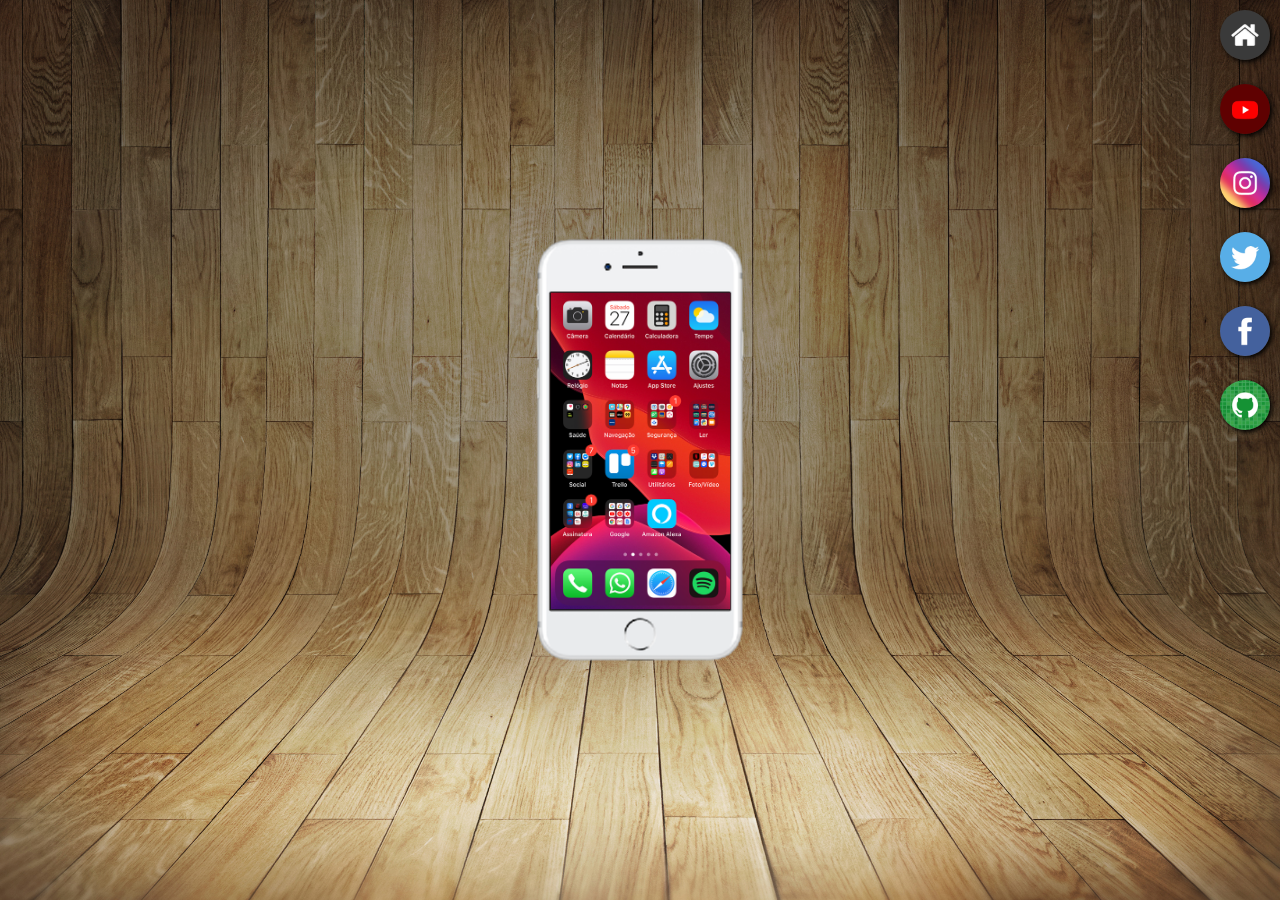
<file: index.html>
<!DOCTYPE html>
<html lang="pt-br">
<head>
    <meta charset="UTF-8">
    <meta http-equiv="X-UA-Compatible" content="IE=edge">
    <meta name="viewport" content="width=device-width, initial-scale=1.0">
    <title>Projeto Rede Sociais</title>
    <link rel="shortcut icon" href="favicon.ico" type="image/x-icon">
    <link rel="stylesheet" href="estilos/style.css">
</head>
<body>
    <main>
        <section id="telefone">
            <iframe src="home.html" frameborder="0" name="tela" id="tela"></iframe>
        </section>
        <section id="btnsociais">
        <a href="home.html" target="tela"><img src="imagens/logo-home.jpg" alt="Home"></a><br>
        <a href="youtube.html" target="tela"><img src="imagens/logo-youtube.jpg" alt="Youtube"></a><br>
        <a href="instagram.html" target="tela"><img src="imagens/logo-instagram.jpg" alt="Instagram"></a><br>
        <a href="twitter.html" target="tela"><img src="imagens/logo-twitter.jpg" alt="Twitter"></a><br>
        <a href="facebook.html" target="tela"><img src="imagens/logo-facebook.jpg" alt="Facebook"></a><br>
        <a href="github.html" target="tela"><img src="imagens/logo-github.jpg" alt="GitHub"></a><br>
        </section>
    </main>
</body>
</html>
</file>
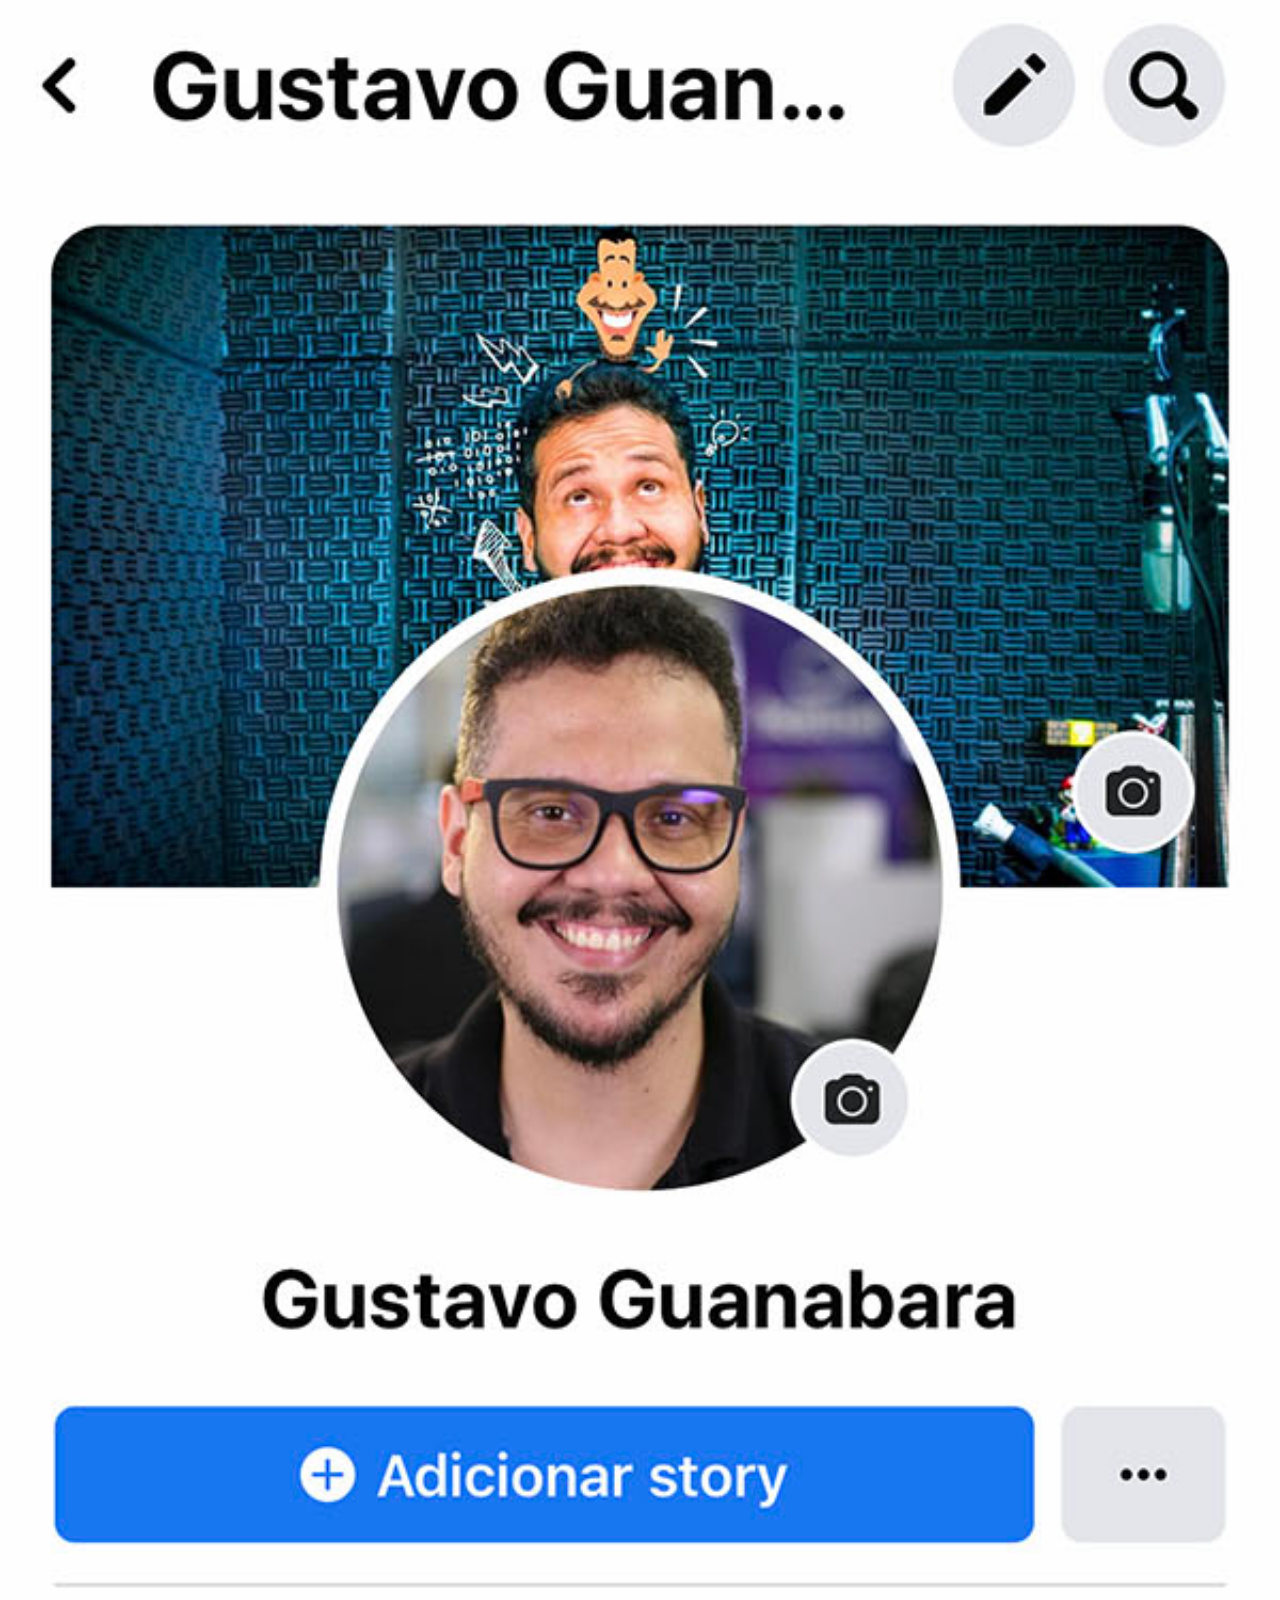
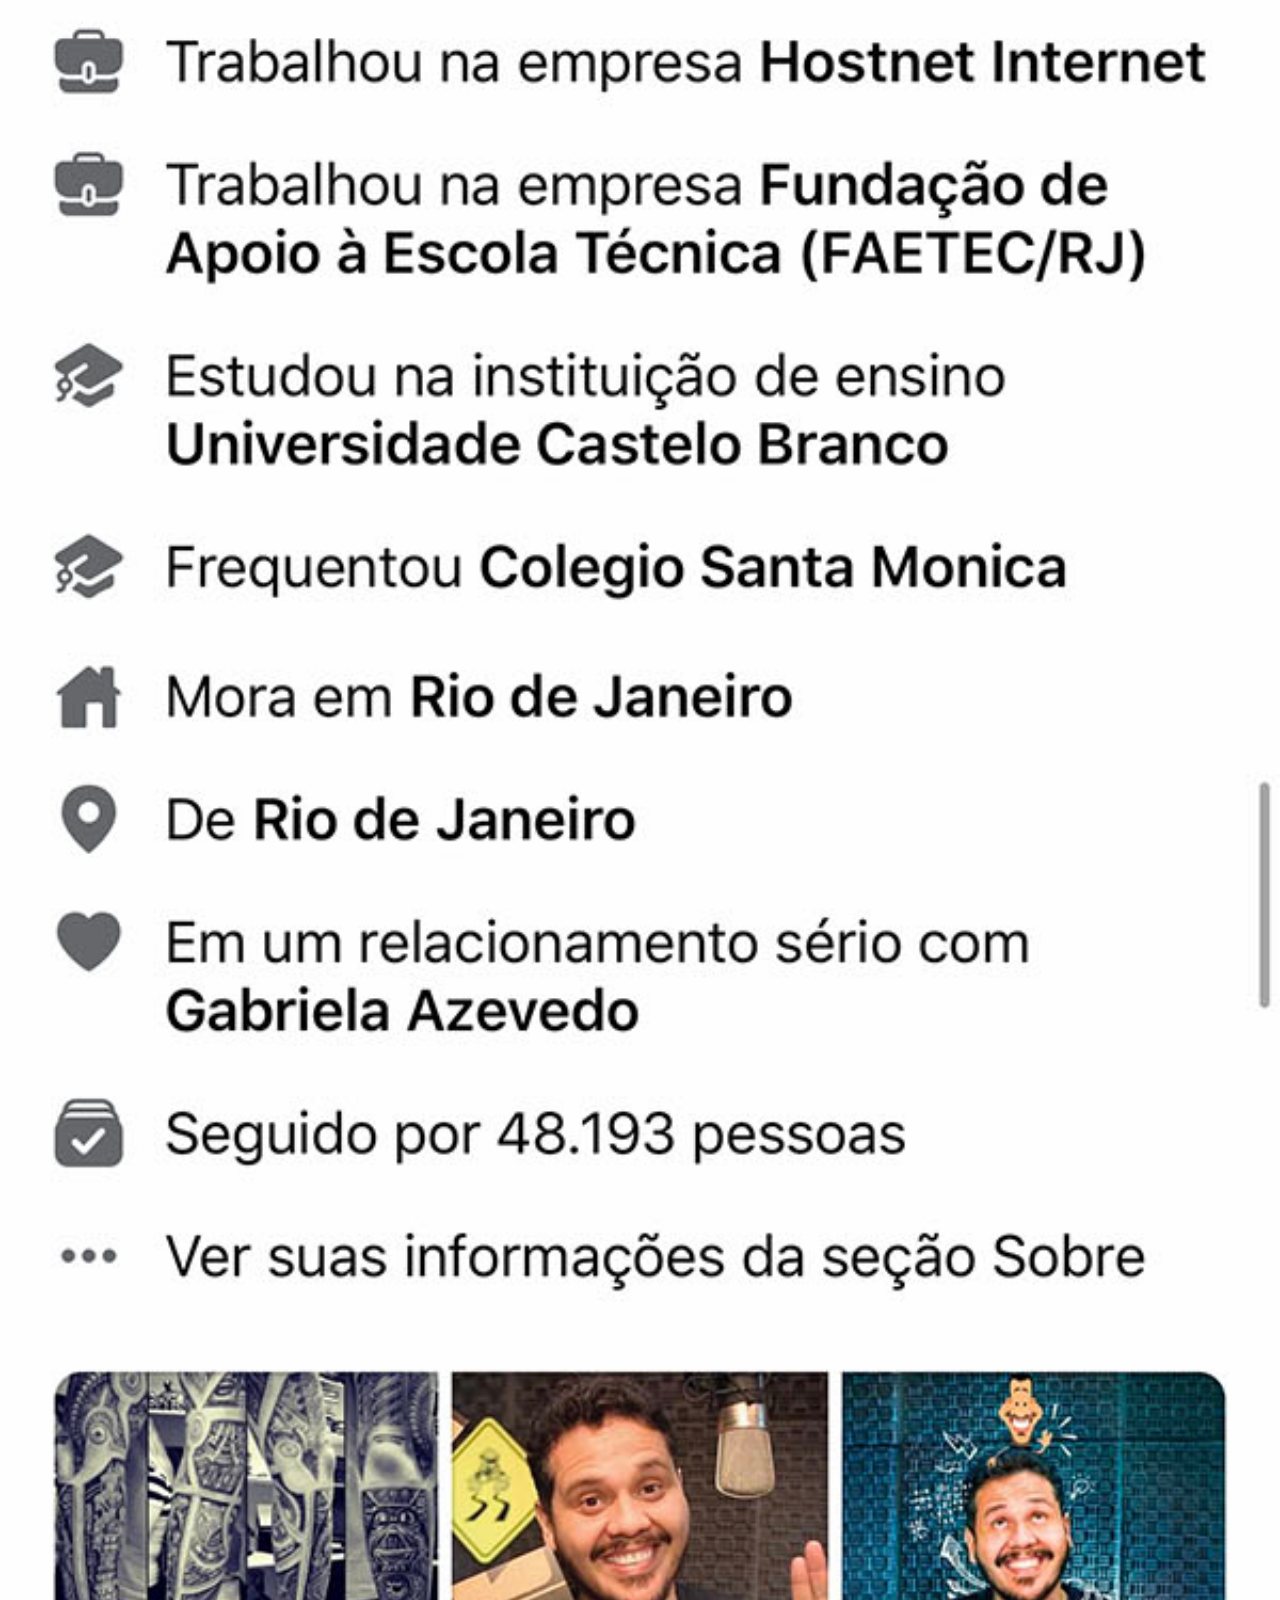
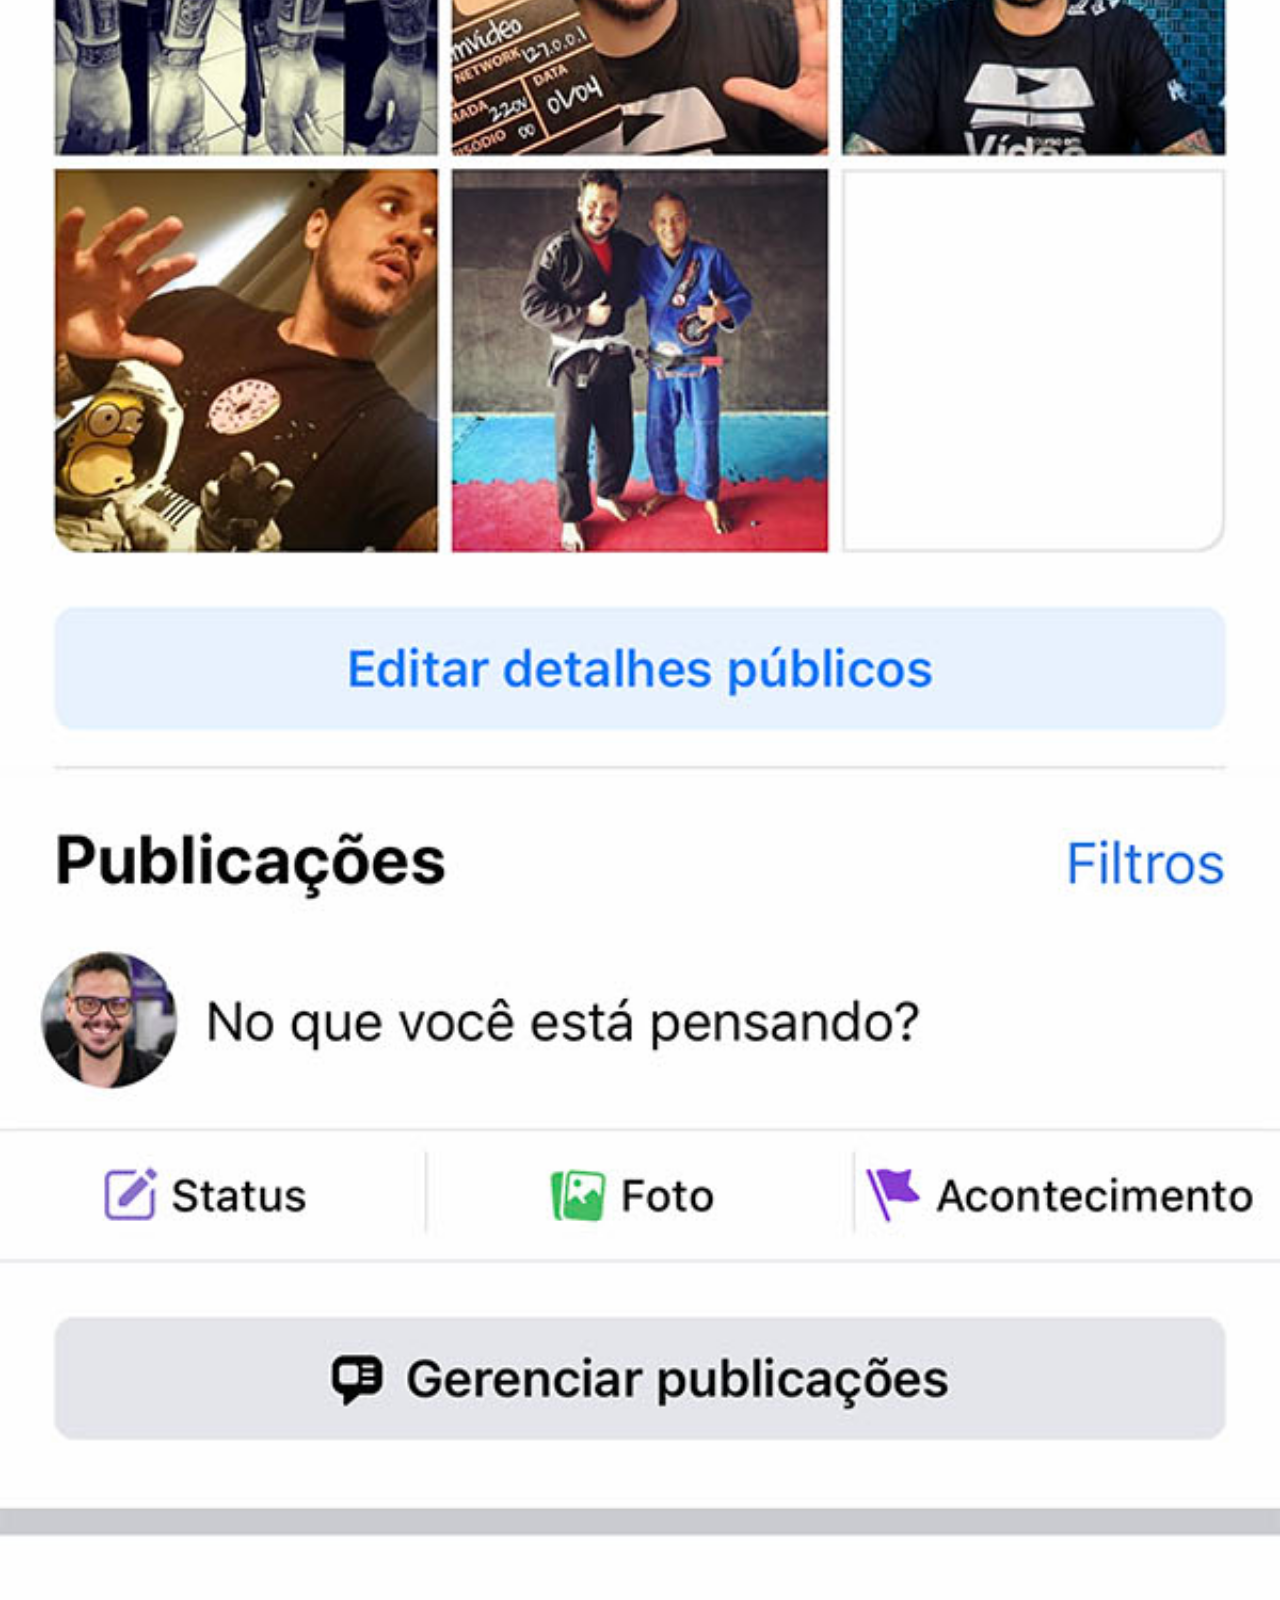
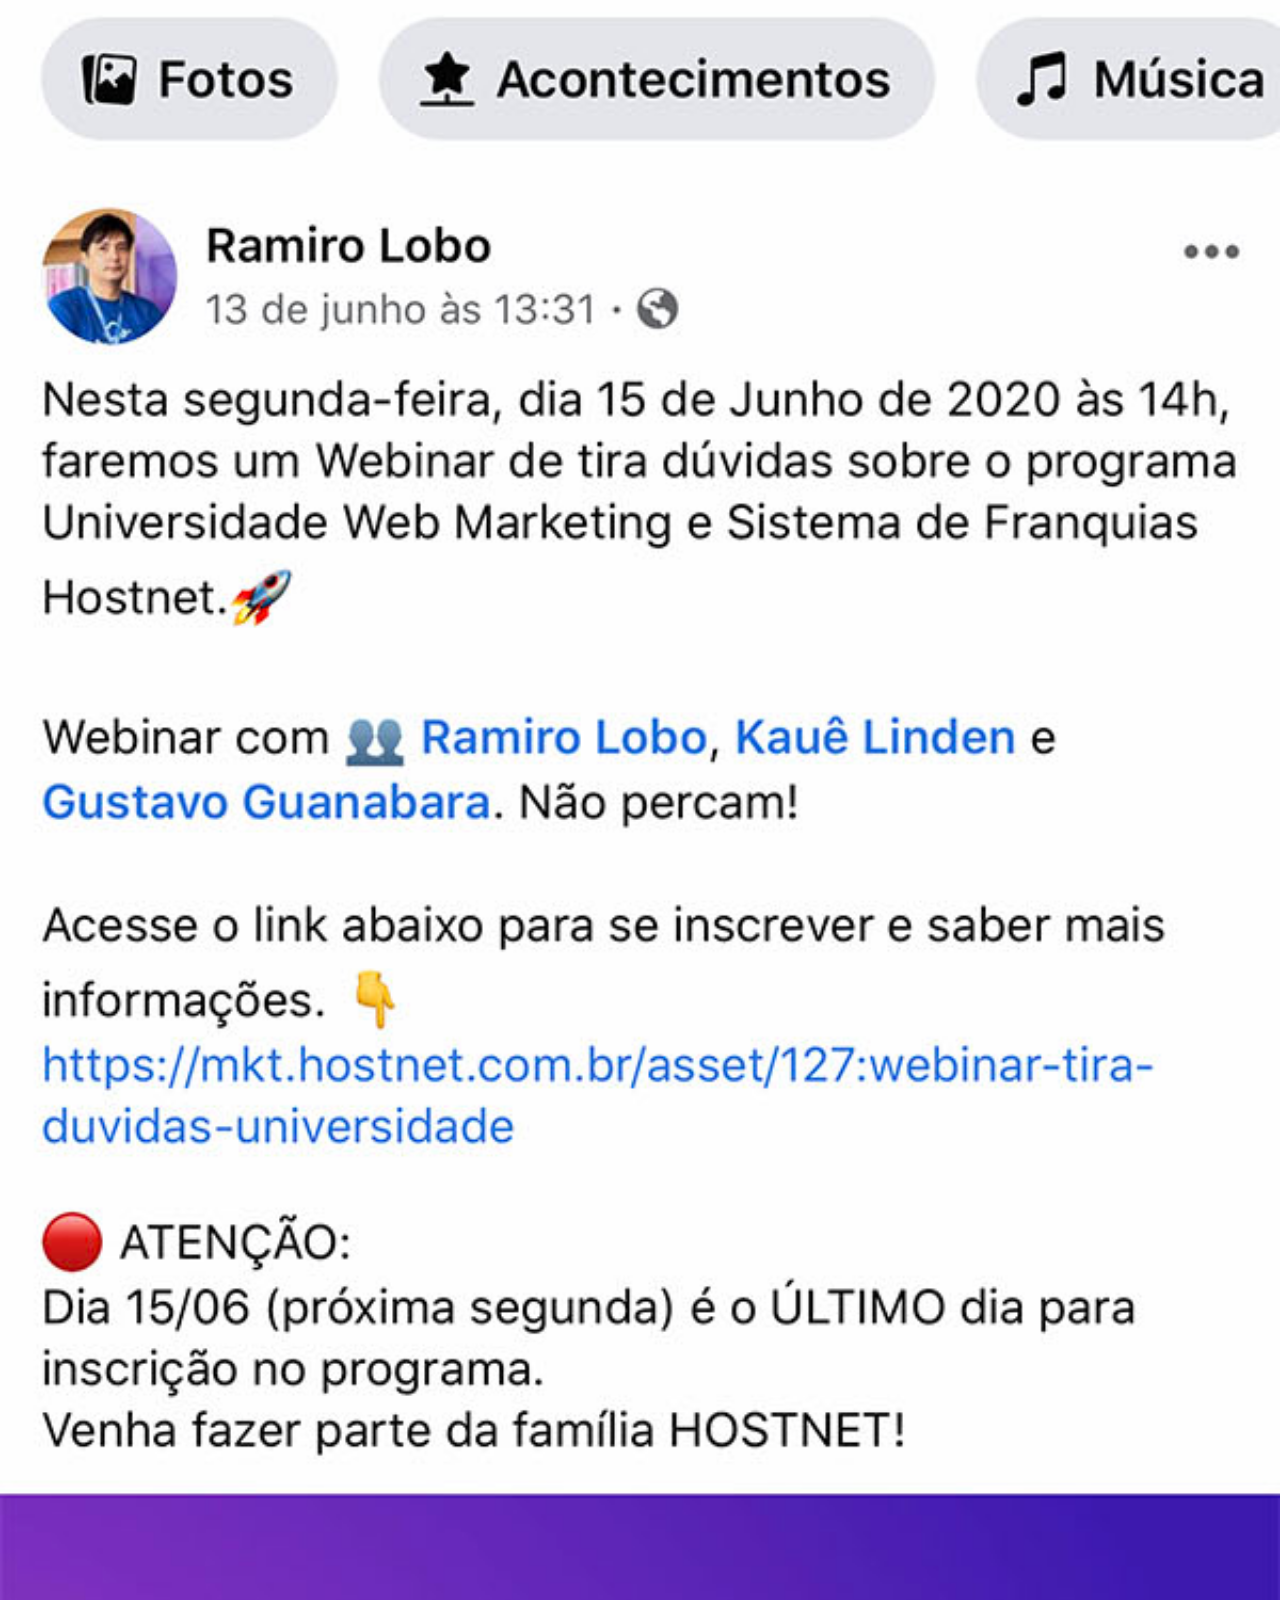
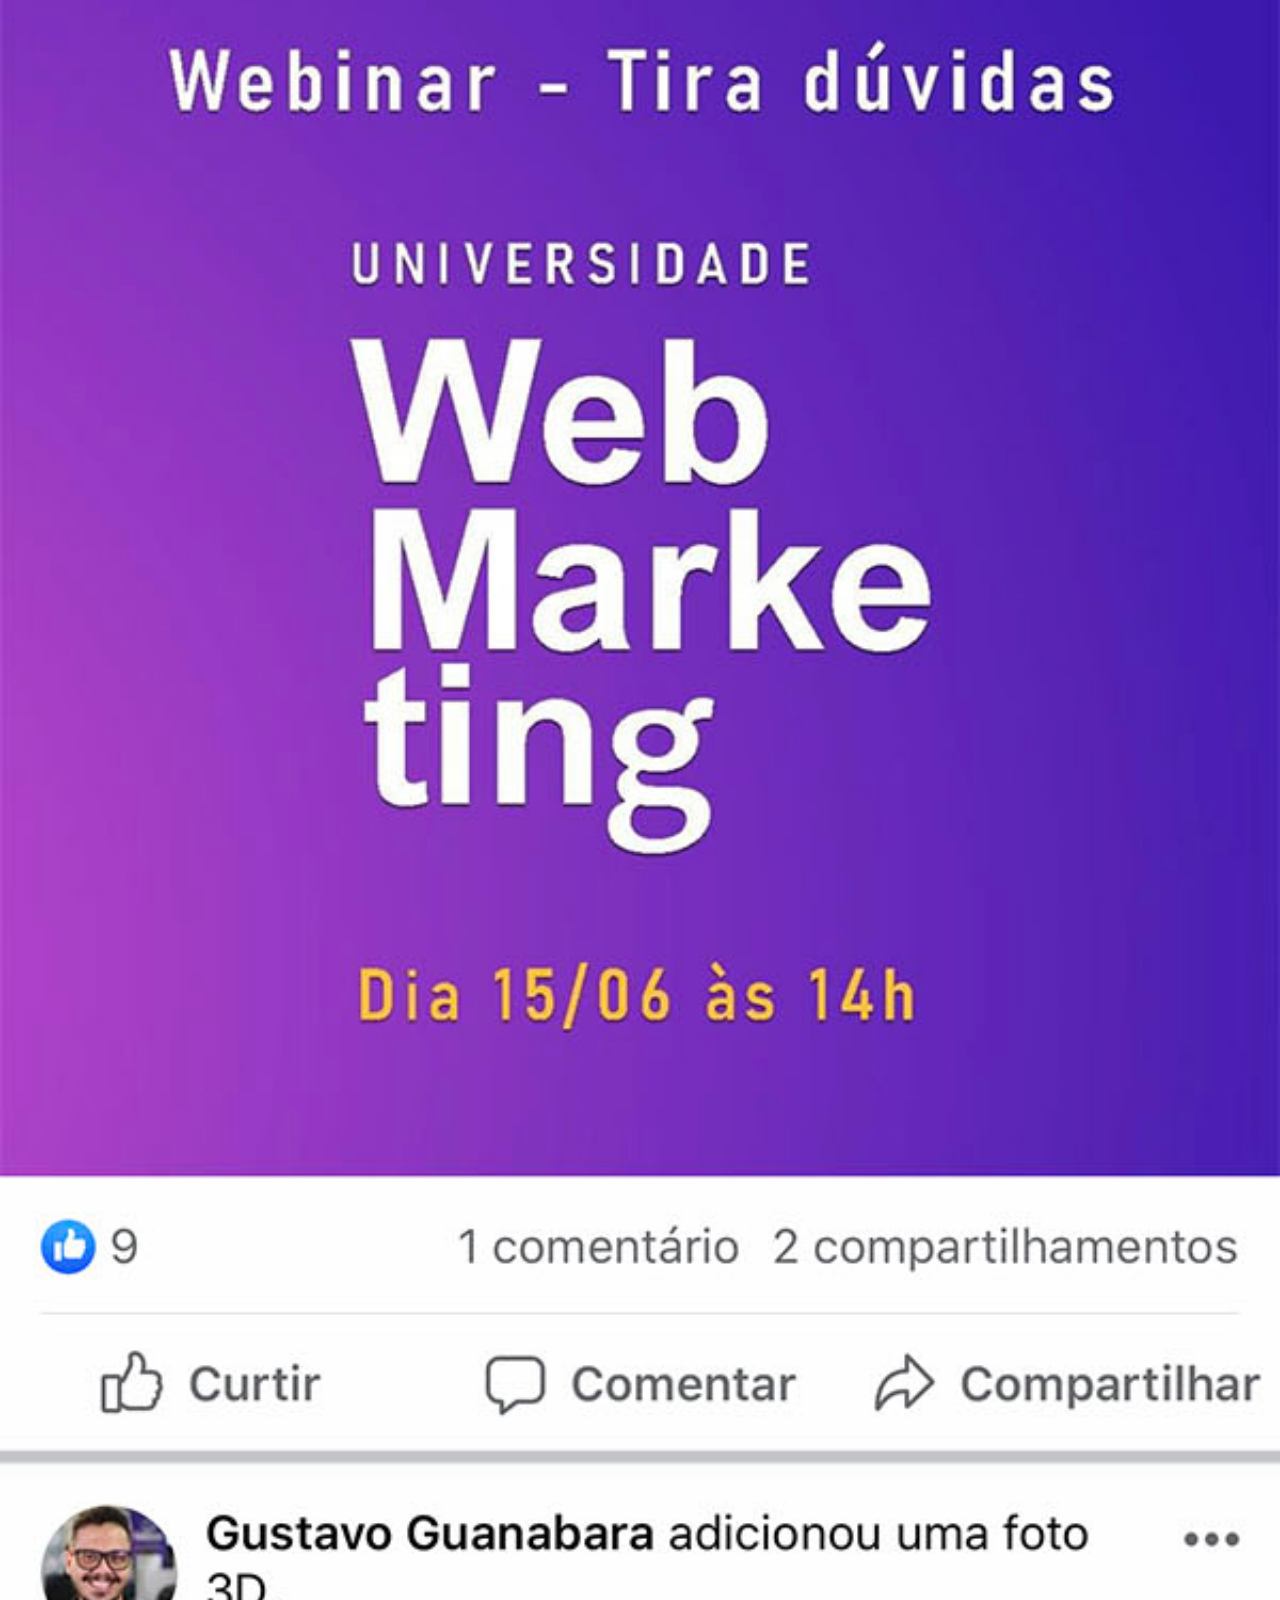
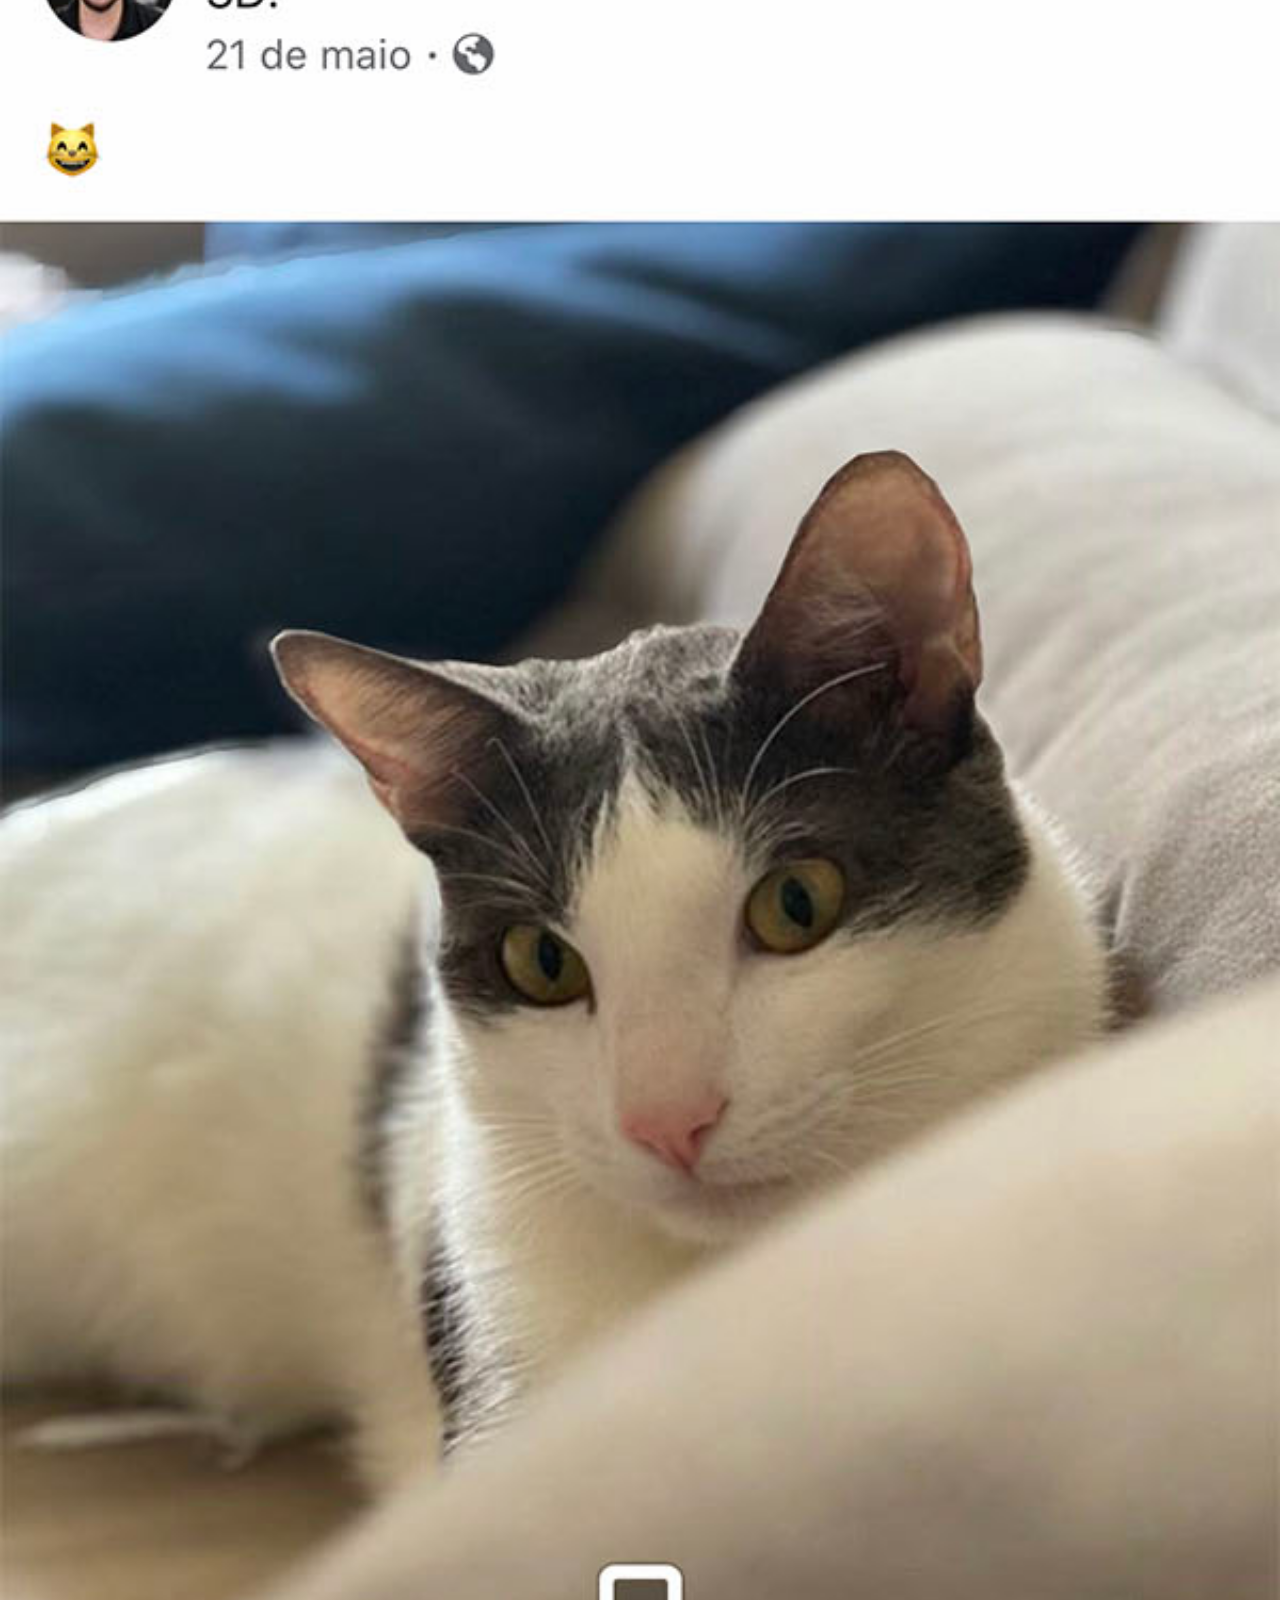
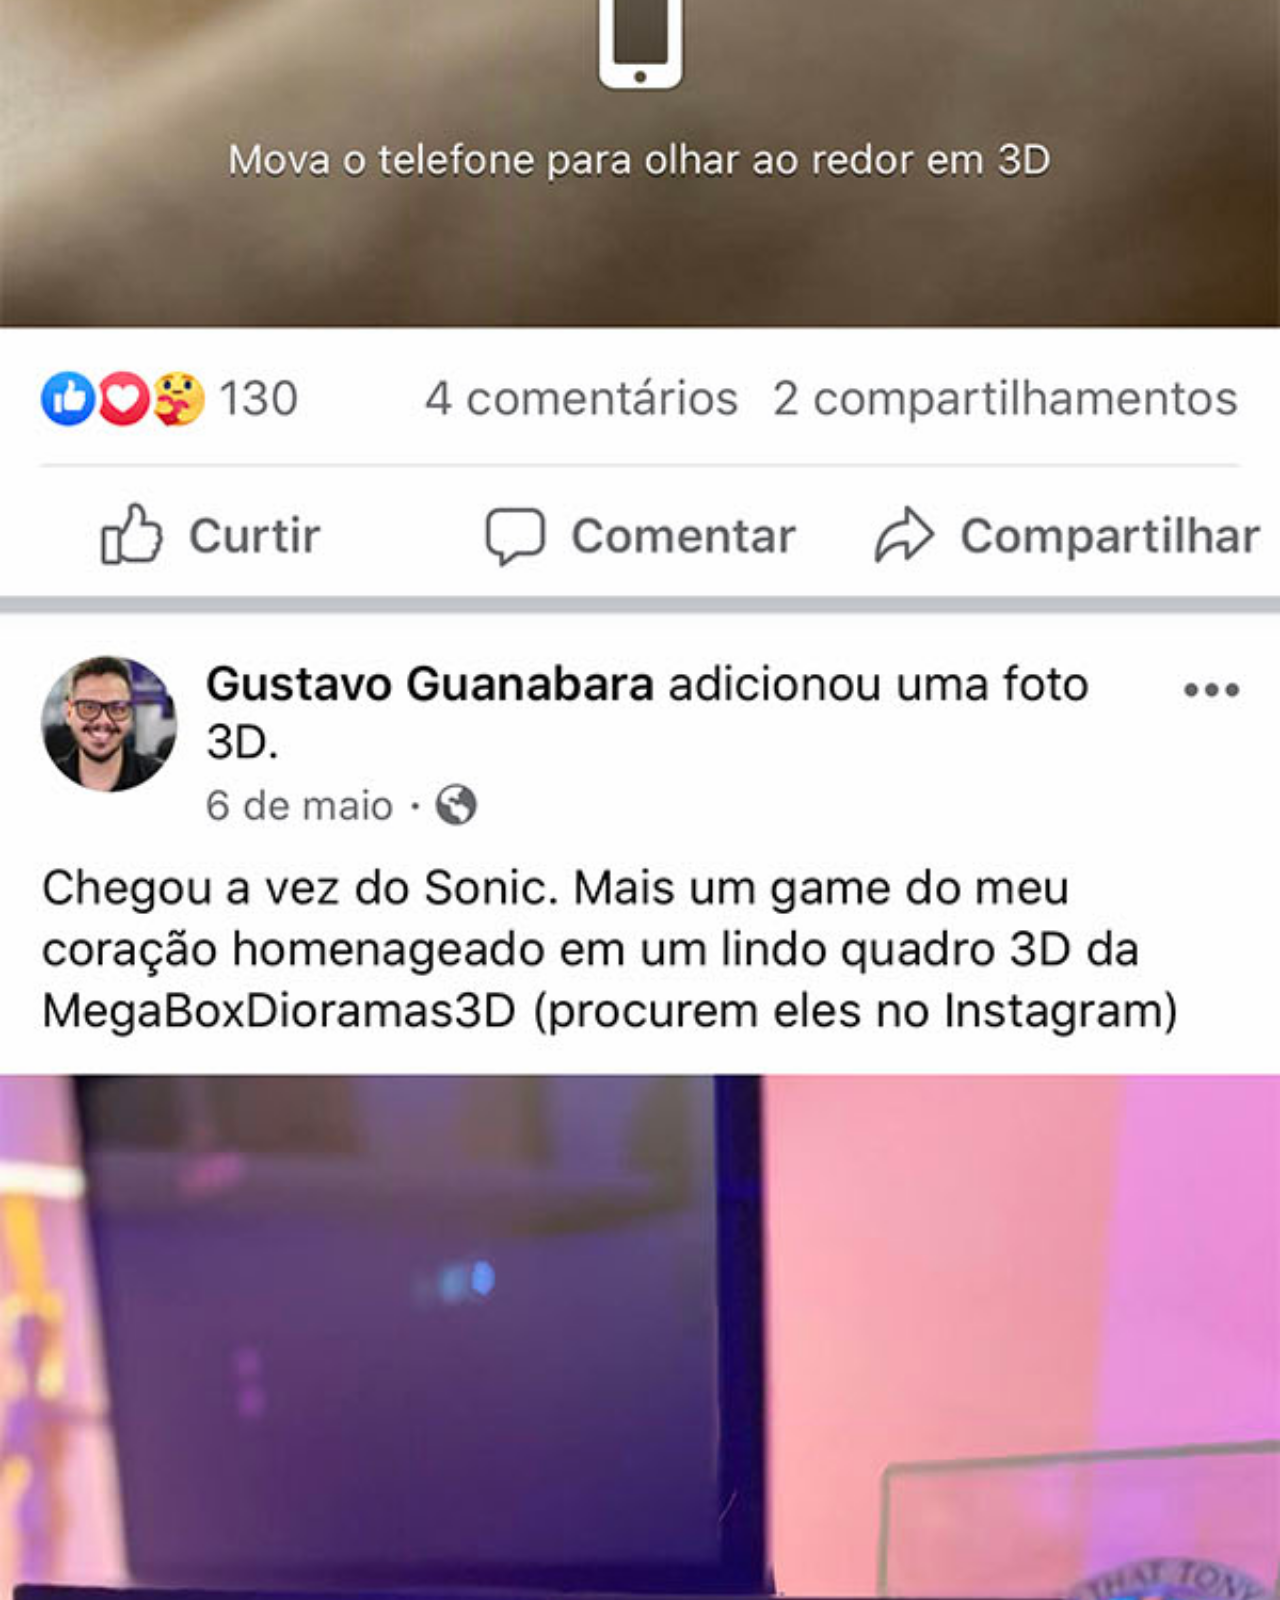
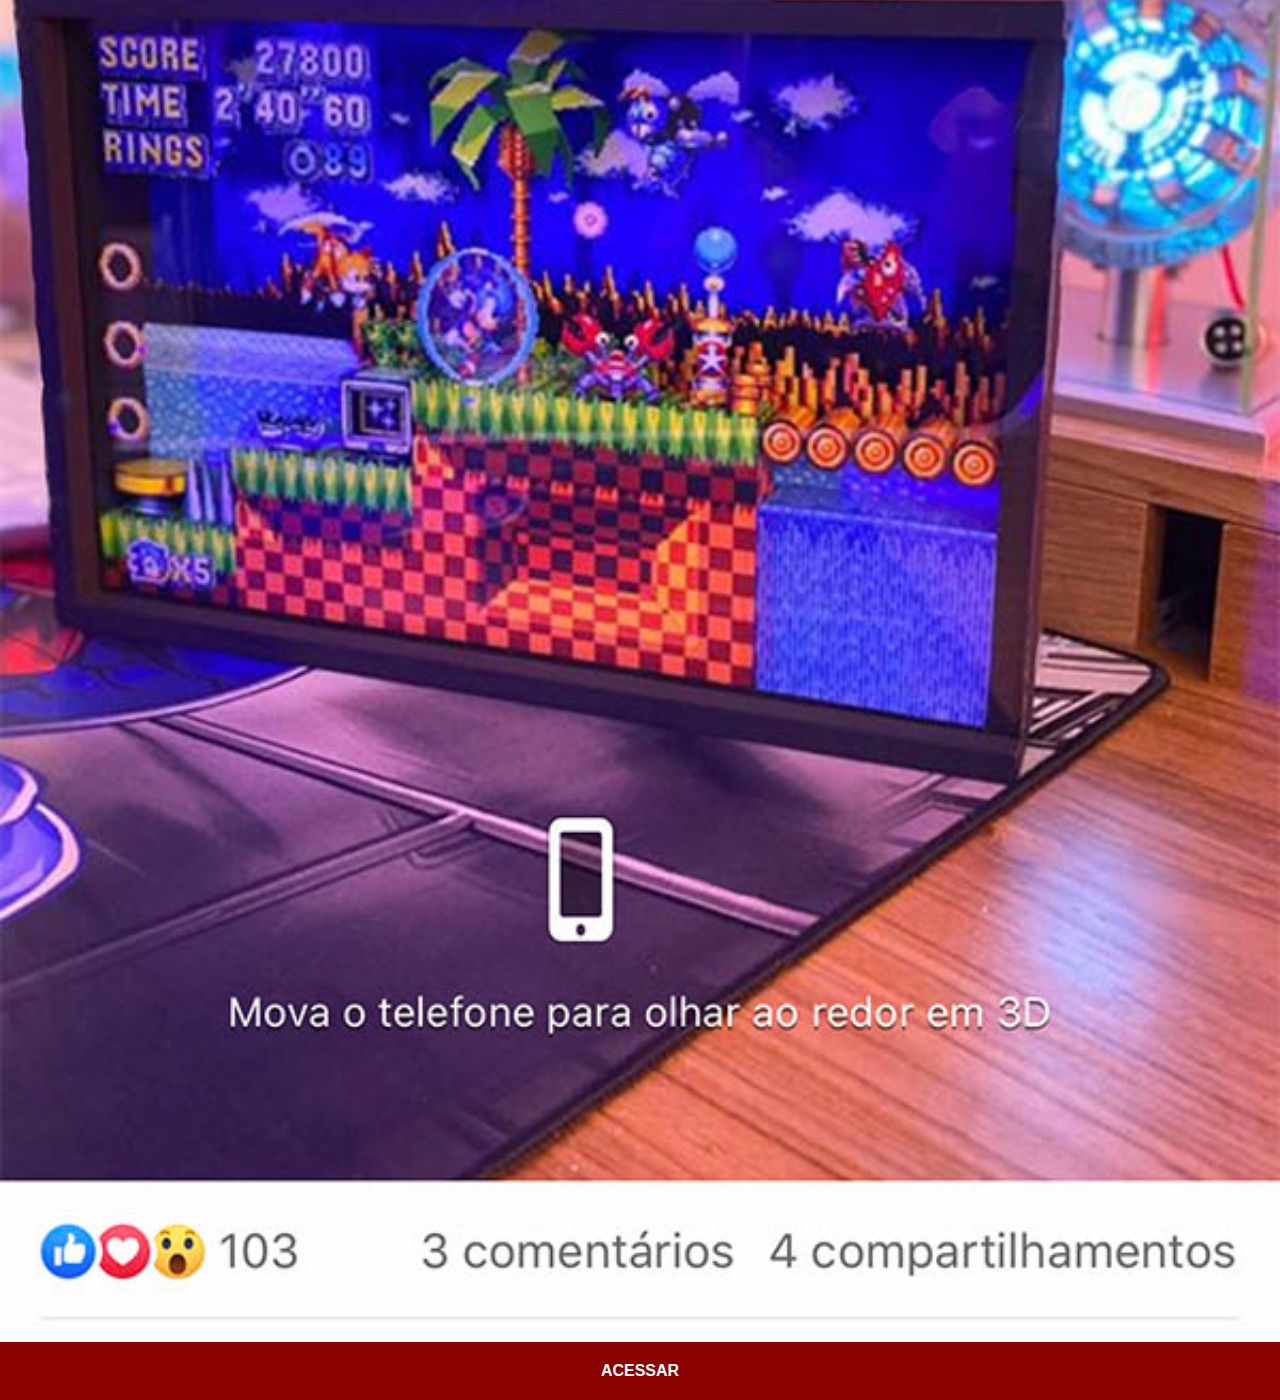
<file: facebook.html>
<!DOCTYPE html>
<html lang="pt-br">
<head>
    <meta charset="UTF-8">
    <meta http-equiv="X-UA-Compatible" content="IE=edge">
    <meta name="viewport" content="width=device-width, initial-scale=1.0">
    <title>Facebook</title>
    <link rel="stylesheet" href="estilos/social.css">
</head>
<body>
    <img src="imagens/tela-facebook.jpg" alt="print Facebook">
    <a href="https://pt-br.facebook.com/gustavoguanabara/" target="_blank">ACESSAR</a>
</body>
</html>
</file>
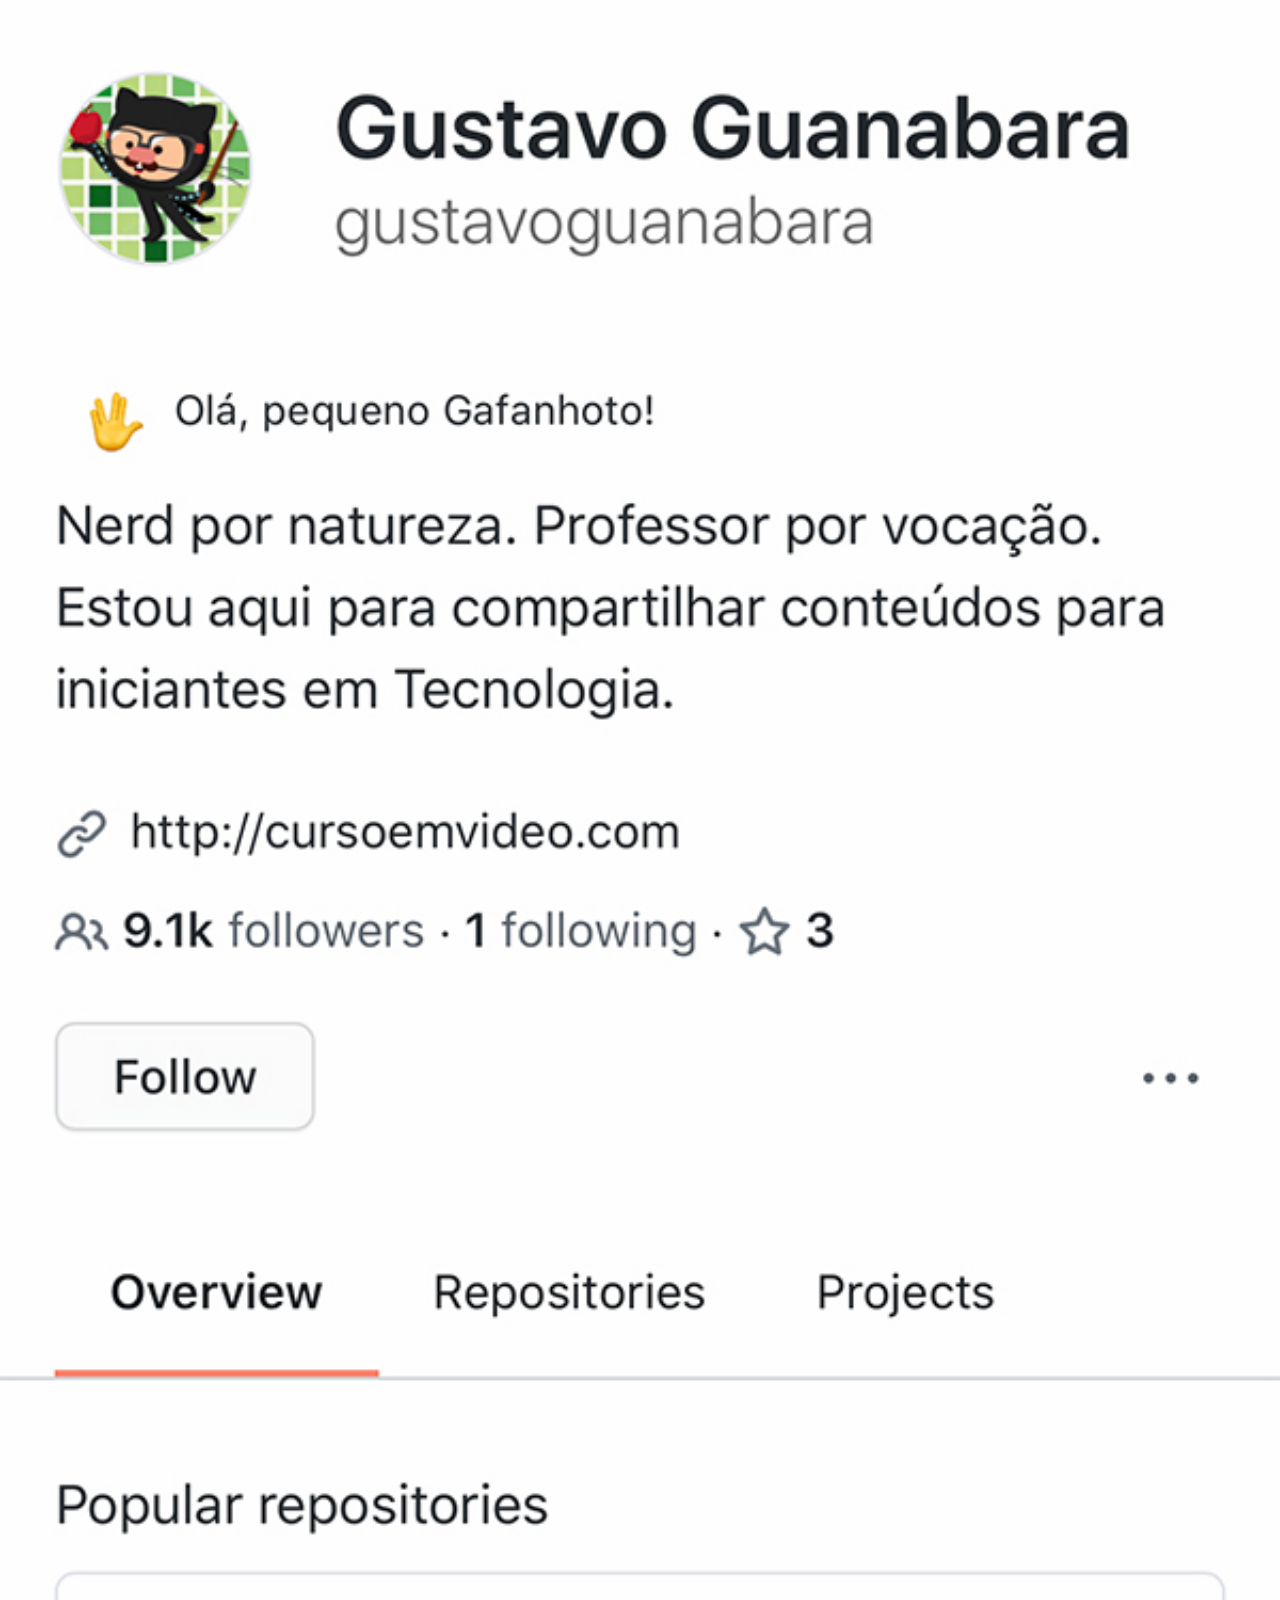
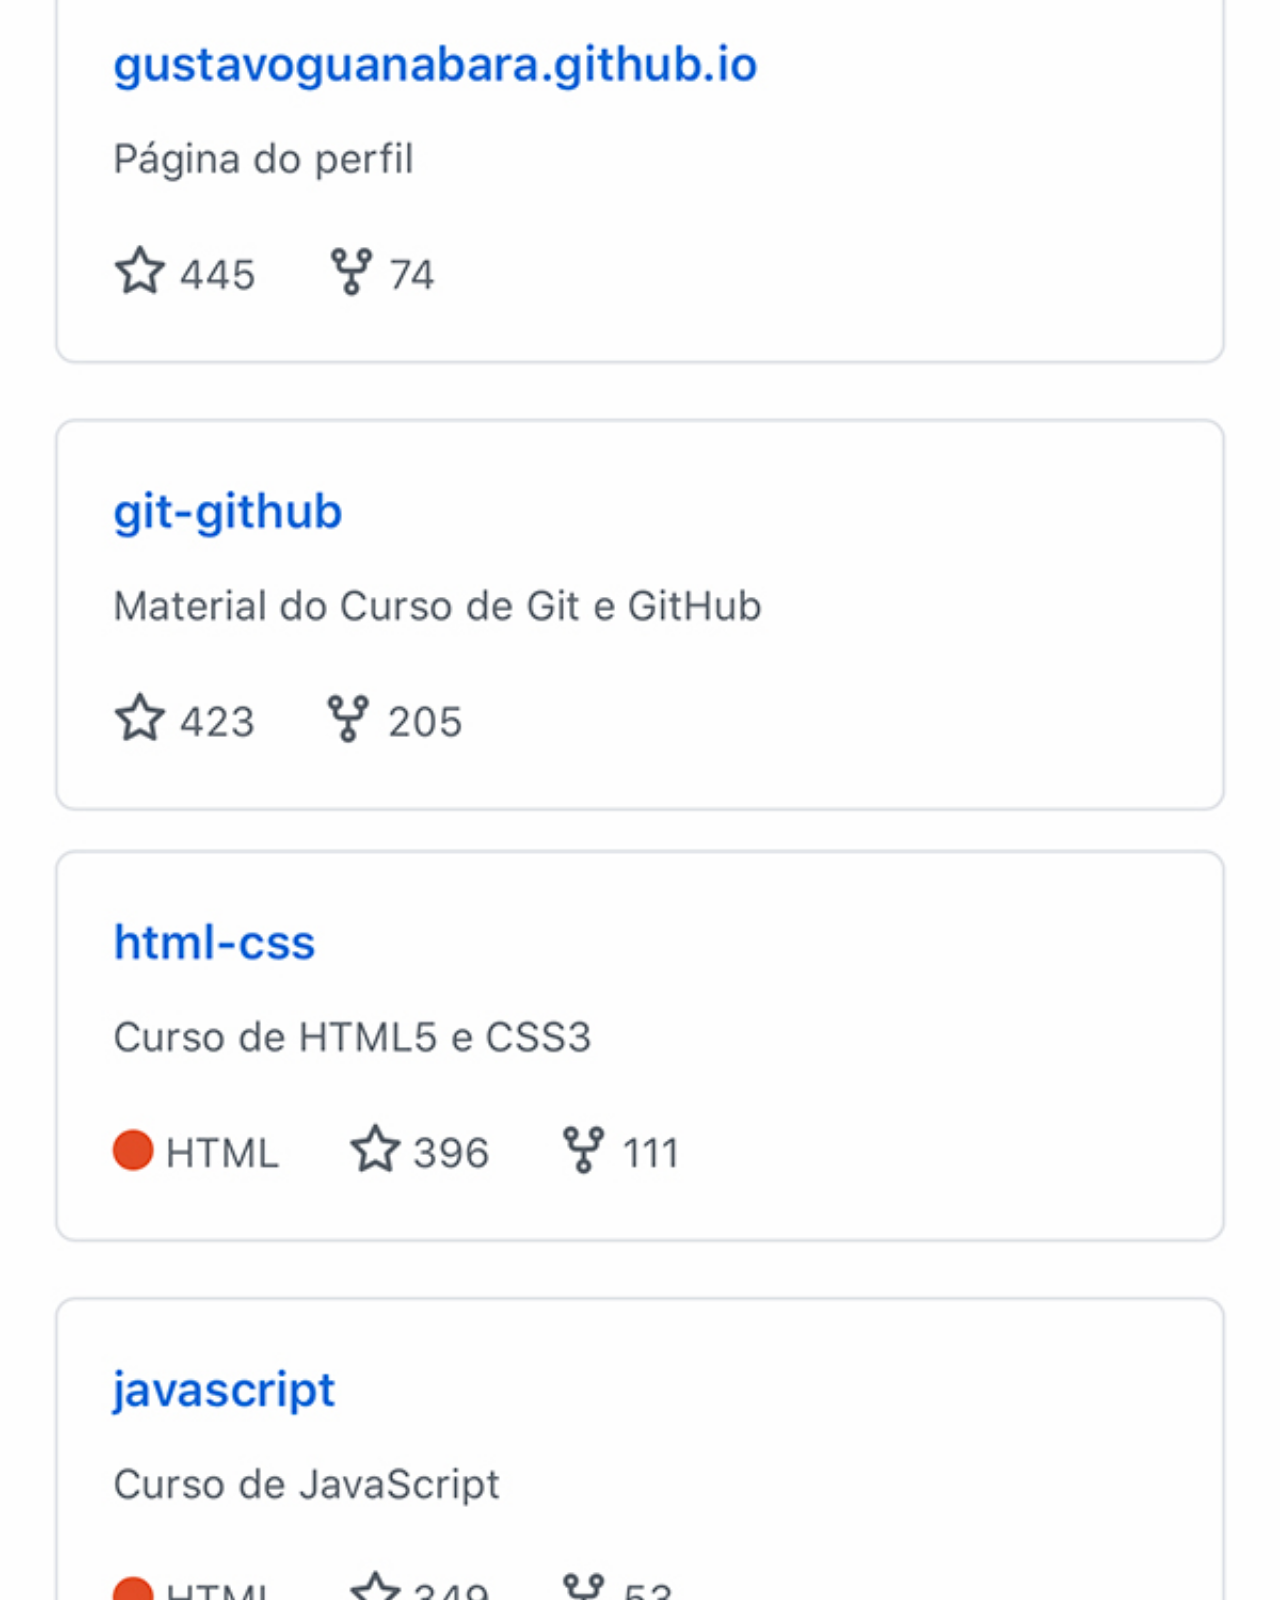
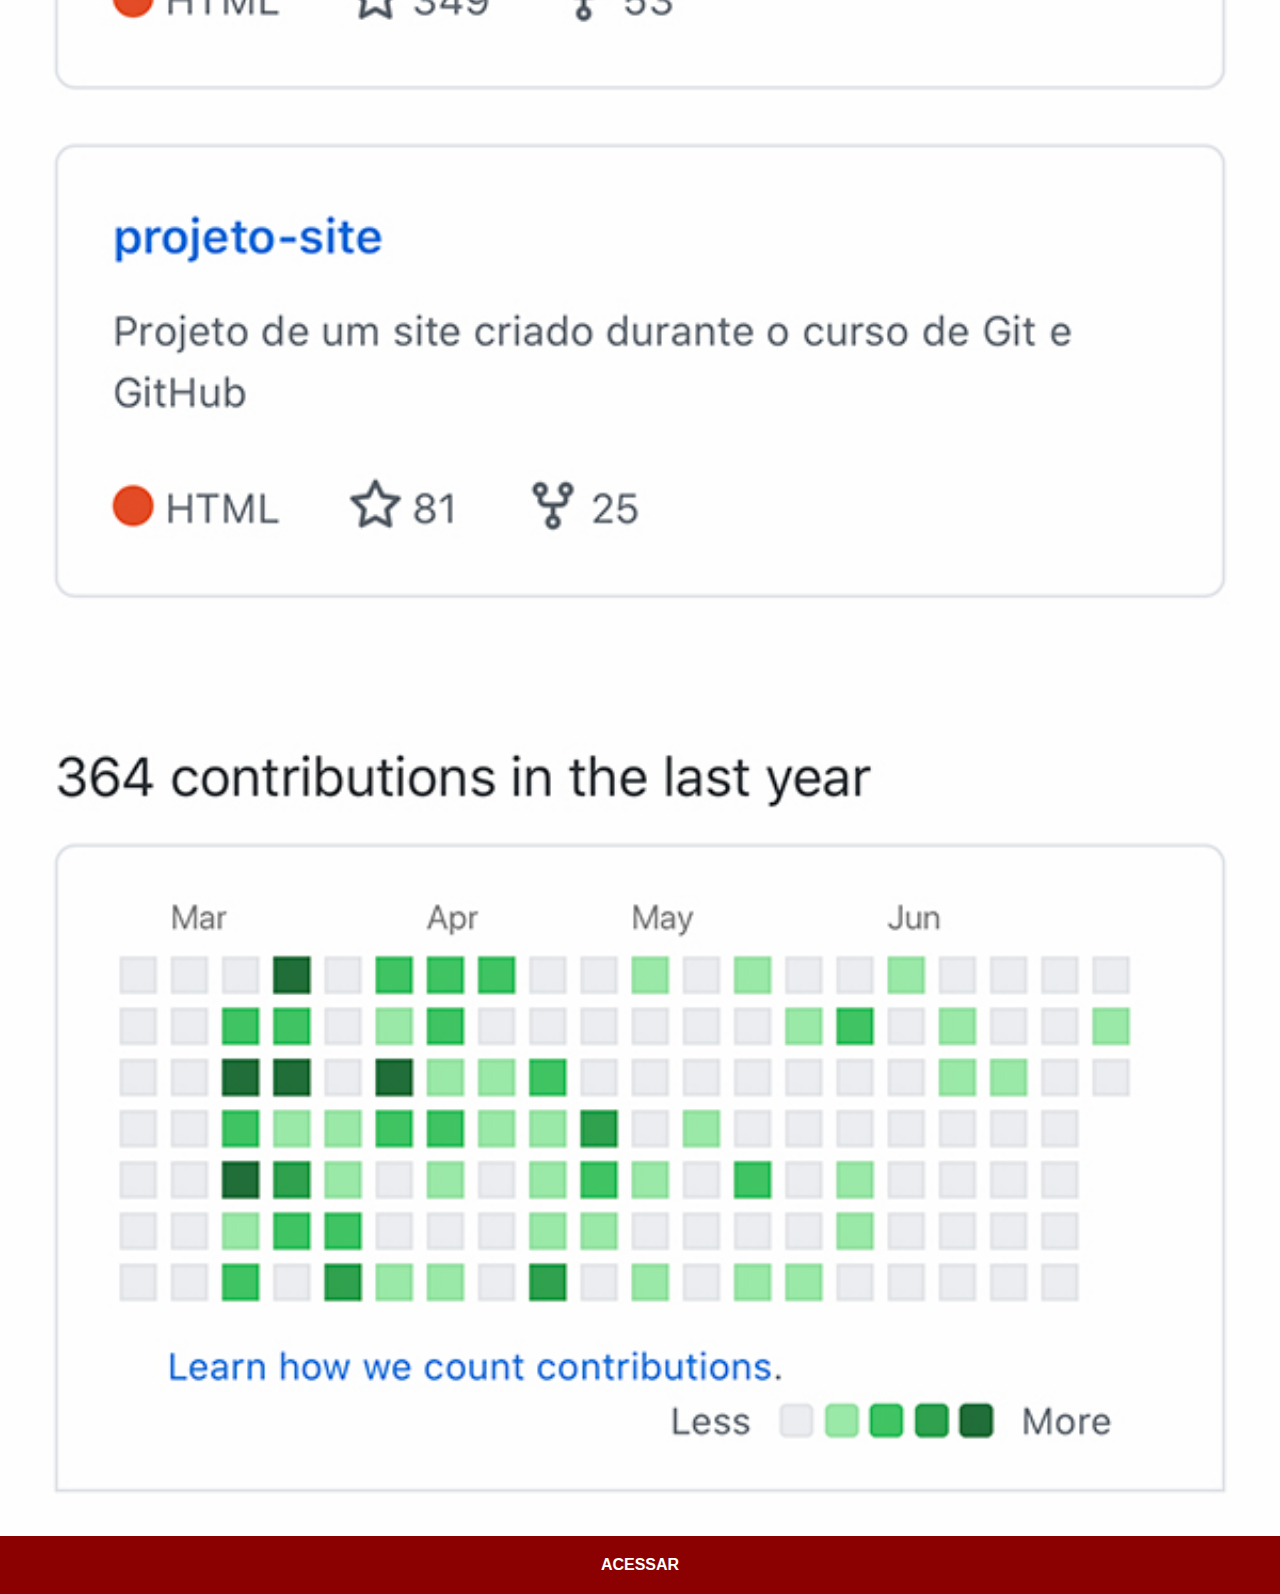
<file: github.html>
<!DOCTYPE html>
<html lang="pt-br">
<head>
    <meta charset="UTF-8">
    <meta http-equiv="X-UA-Compatible" content="IE=edge">
    <meta name="viewport" content="width=device-width, initial-scale=1.0">
    <title>GitHub</title>
    <link rel="stylesheet" href="estilos/social.css">
</head>
<body>
    <img src="imagens/tela-github.jpg" alt="print GitHub">
    <a href="https://github.com/gustavoguanabara" target="_blank">ACESSAR</a>
</body>
</html>
</file>
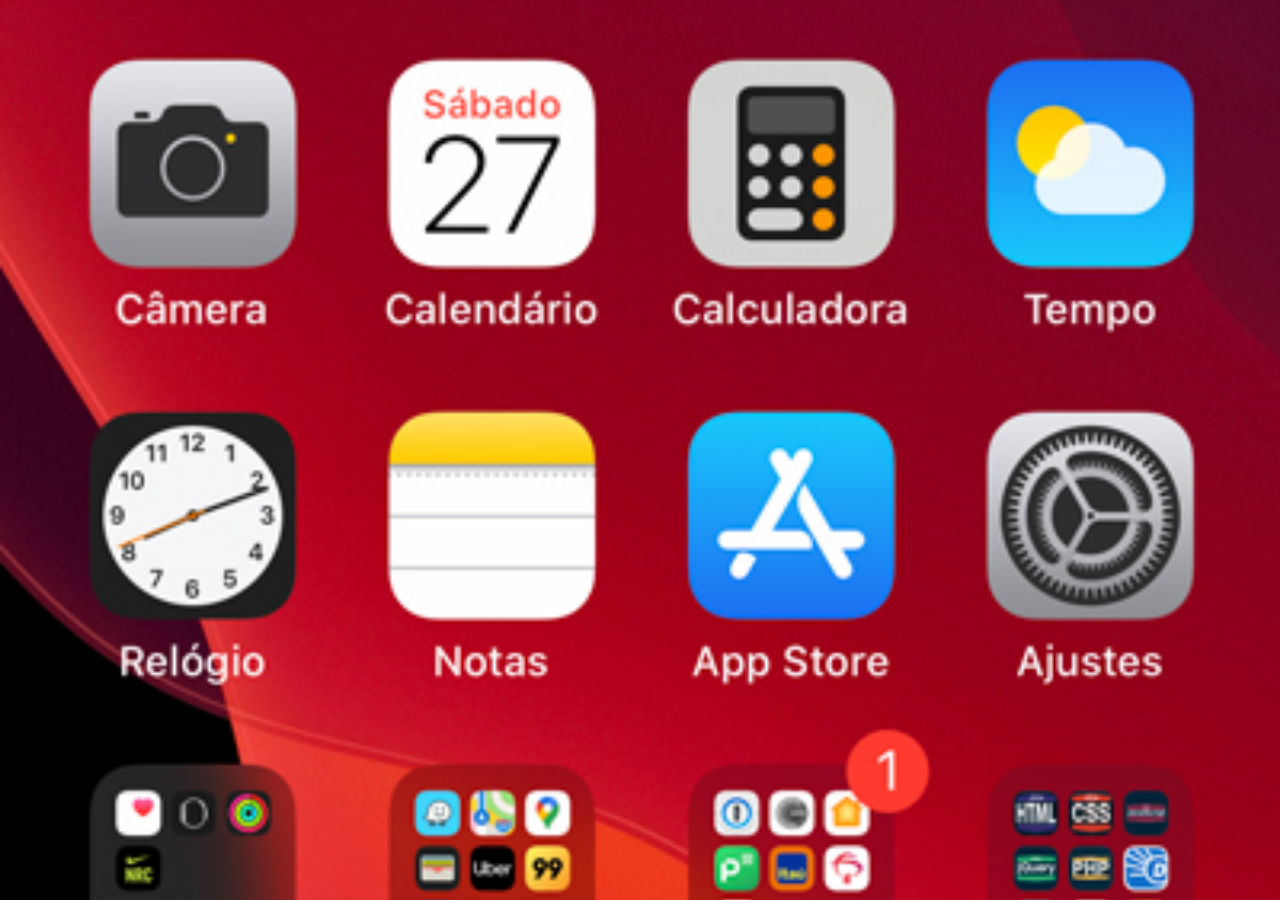
<file: home.html>
<!DOCTYPE html>
<html lang="pt-br">
<head>
    <meta charset="UTF-8">
    <meta http-equiv="X-UA-Compatible" content="IE=edge">
    <meta name="viewport" content="width=device-width, initial-scale=1.0">
    <title>Home</title>
</head>
<style>
    *{
        margin: 0px;
        padding: 0px;
    }

    body{
        width: 100vw;
        height: 100vh;
        background: black url('imagens/tela-home.jpg') no-repeat top center;
        background-size: cover;
    }
</style>
<body>
    
</body>
</html>
</file>
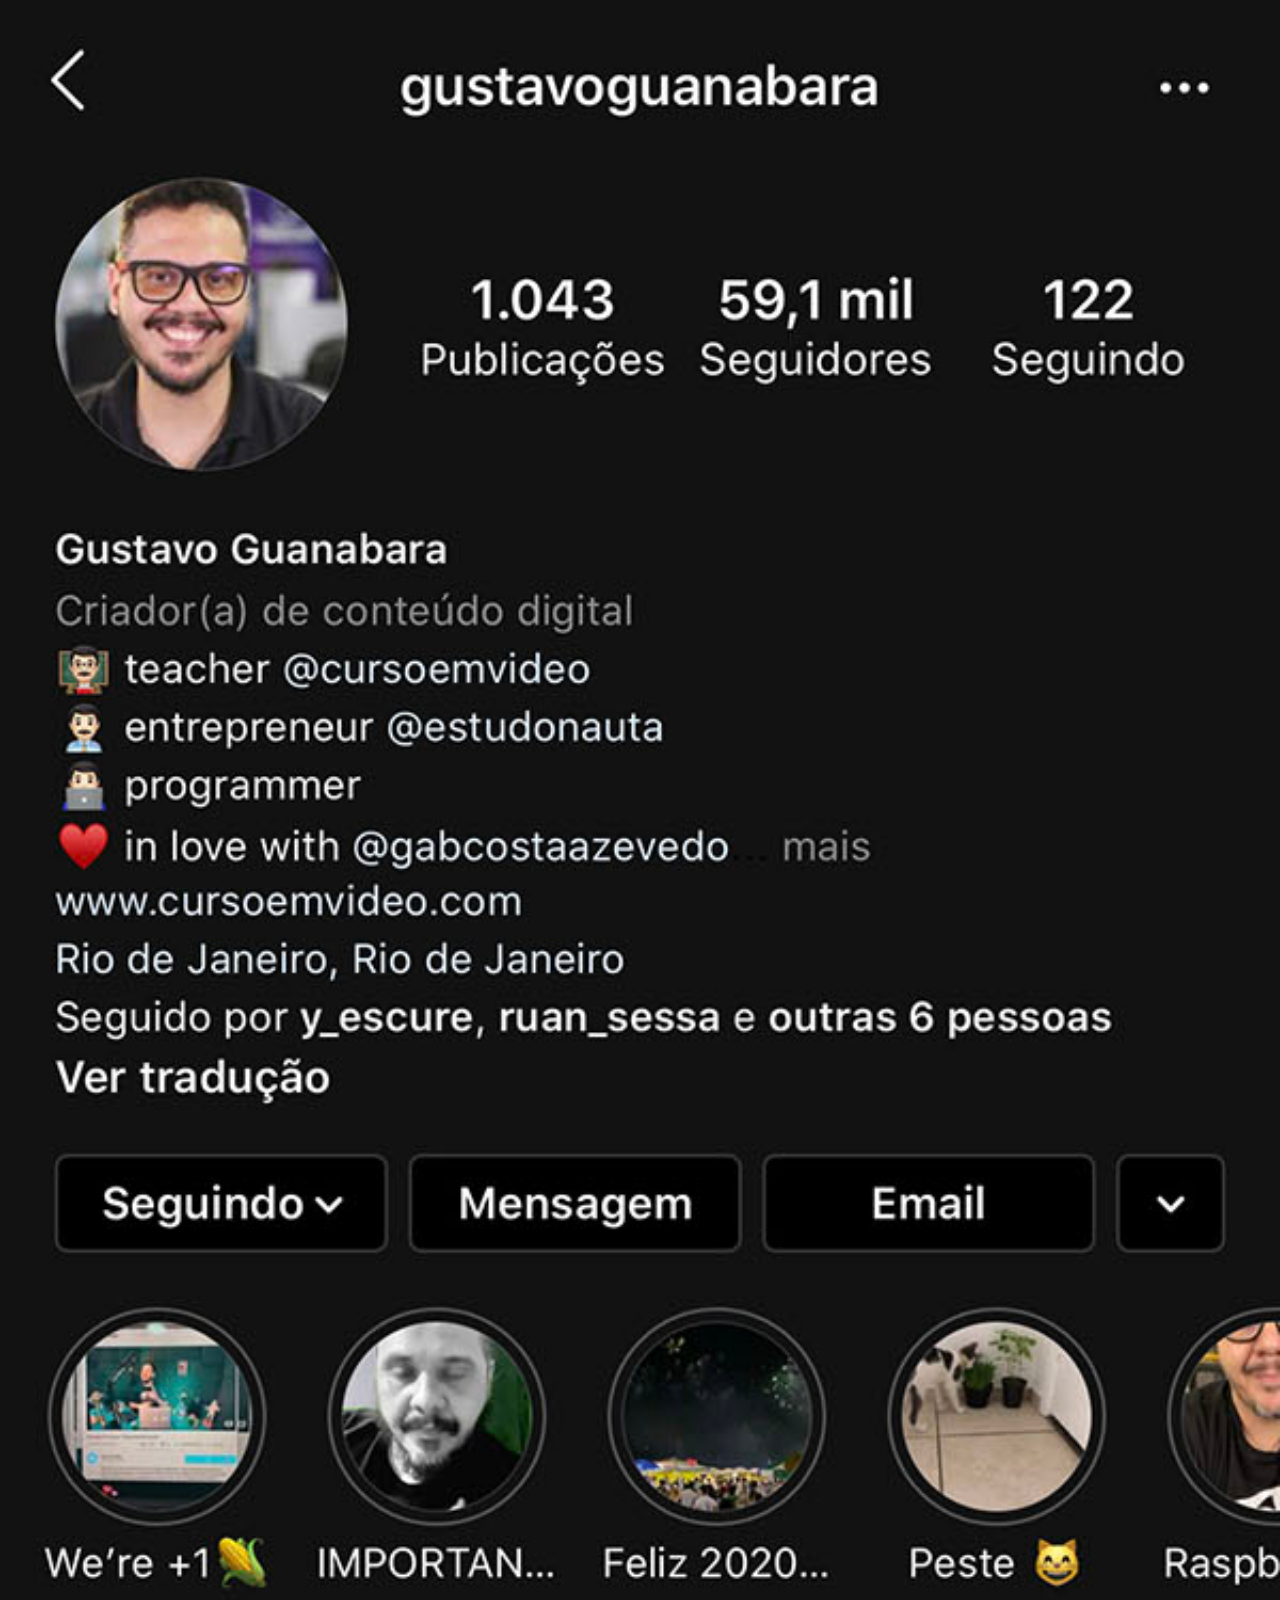
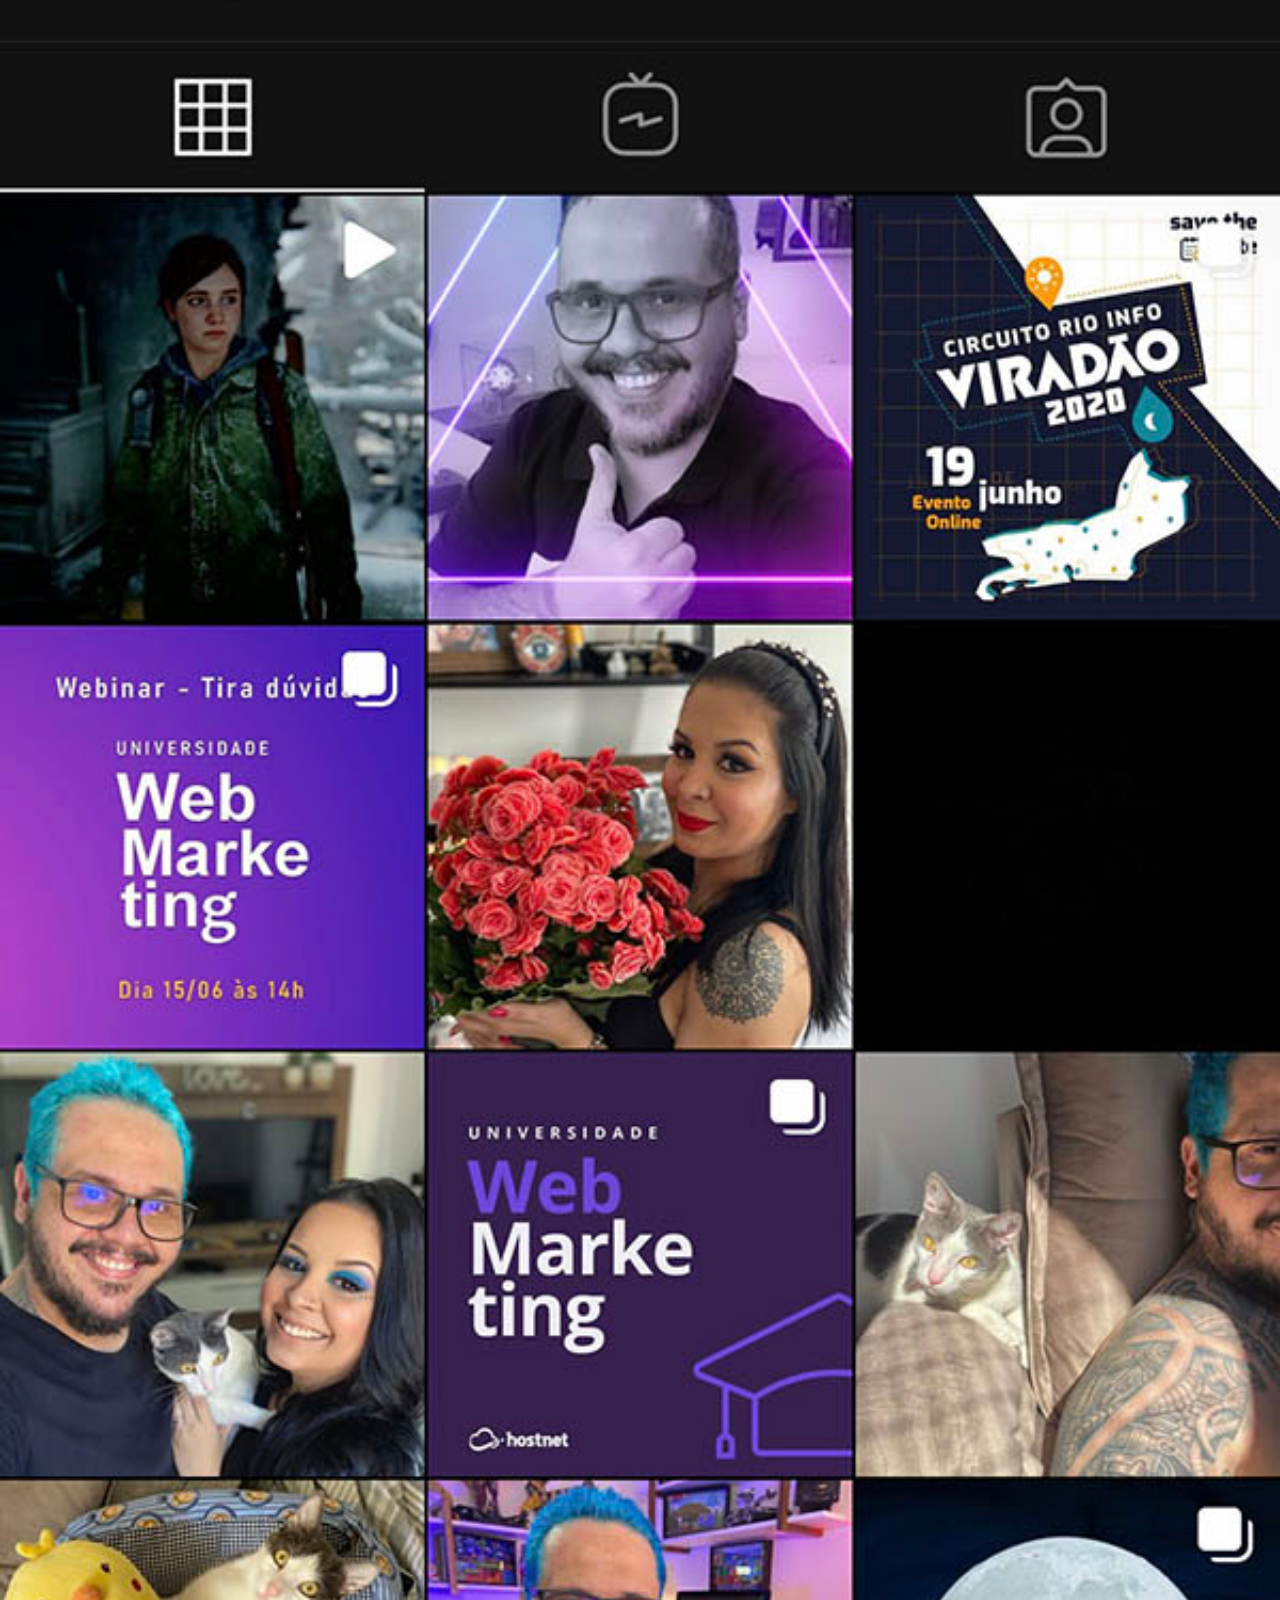
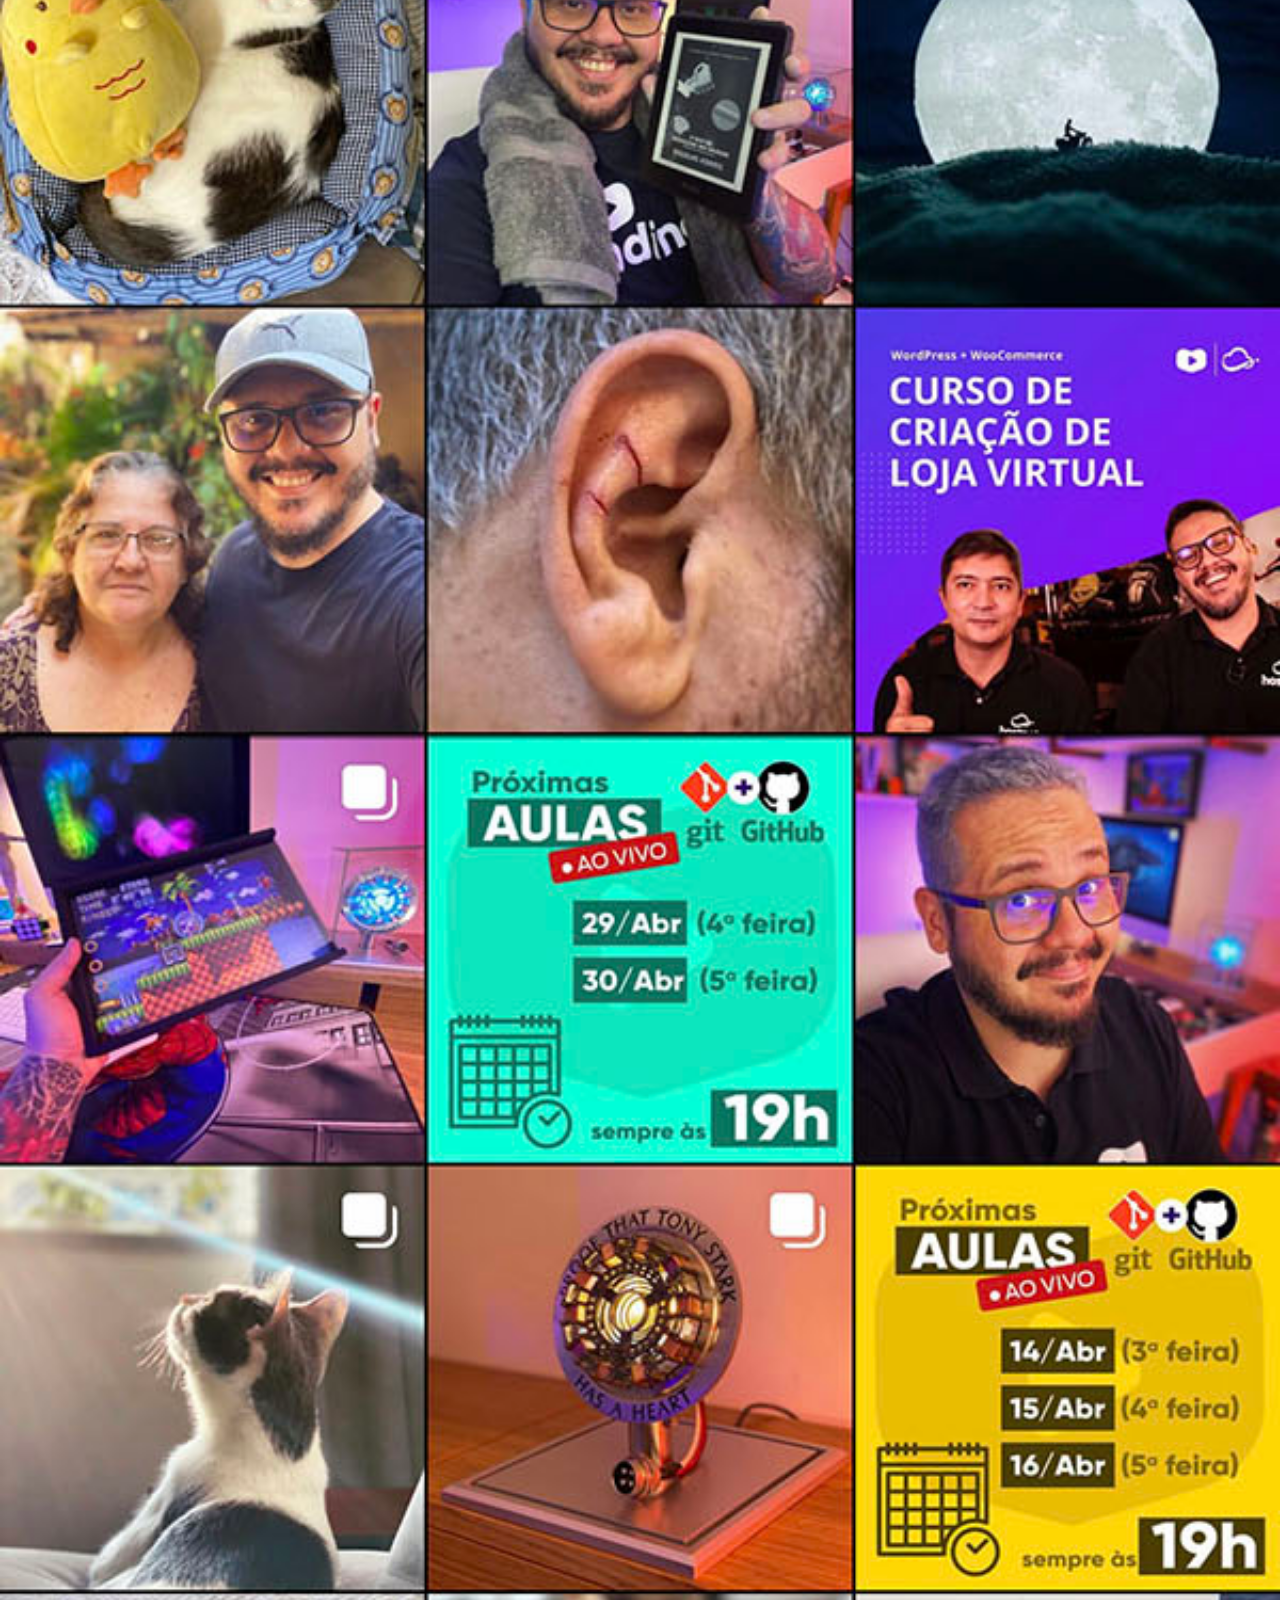
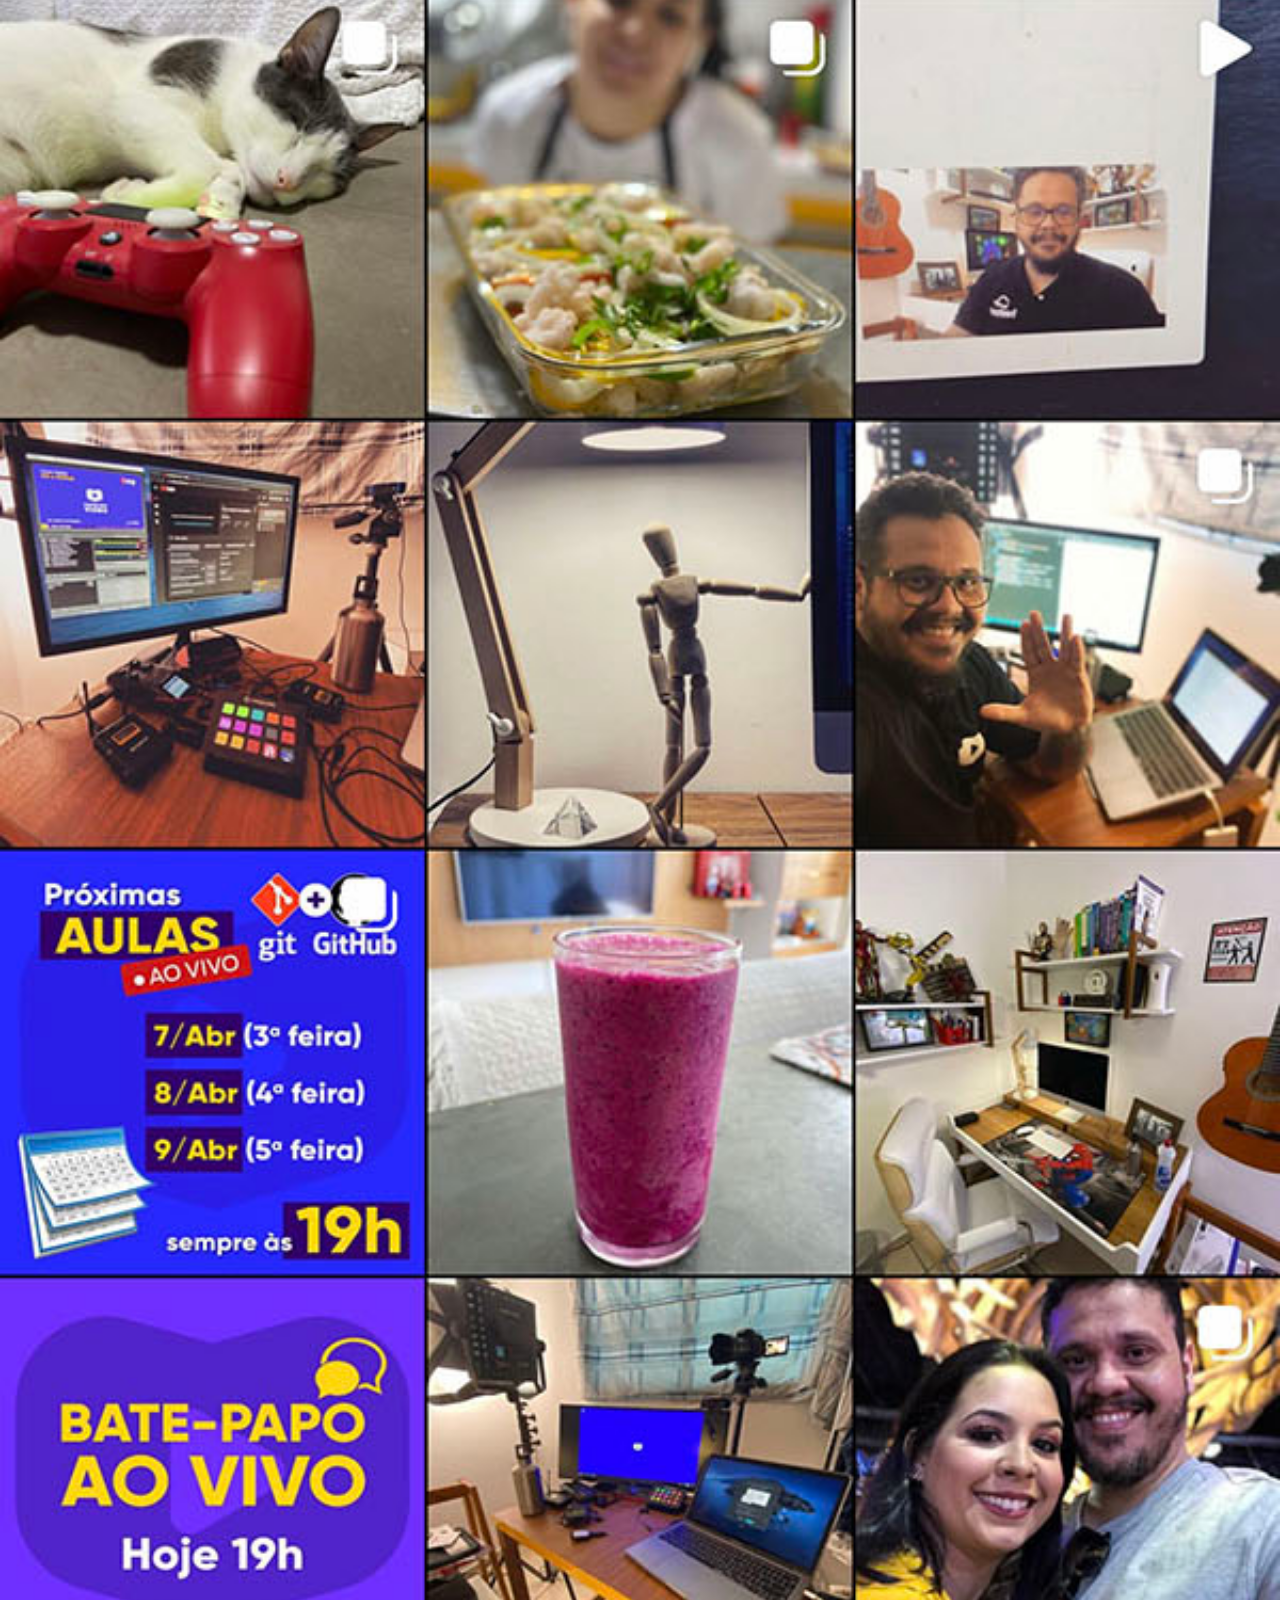
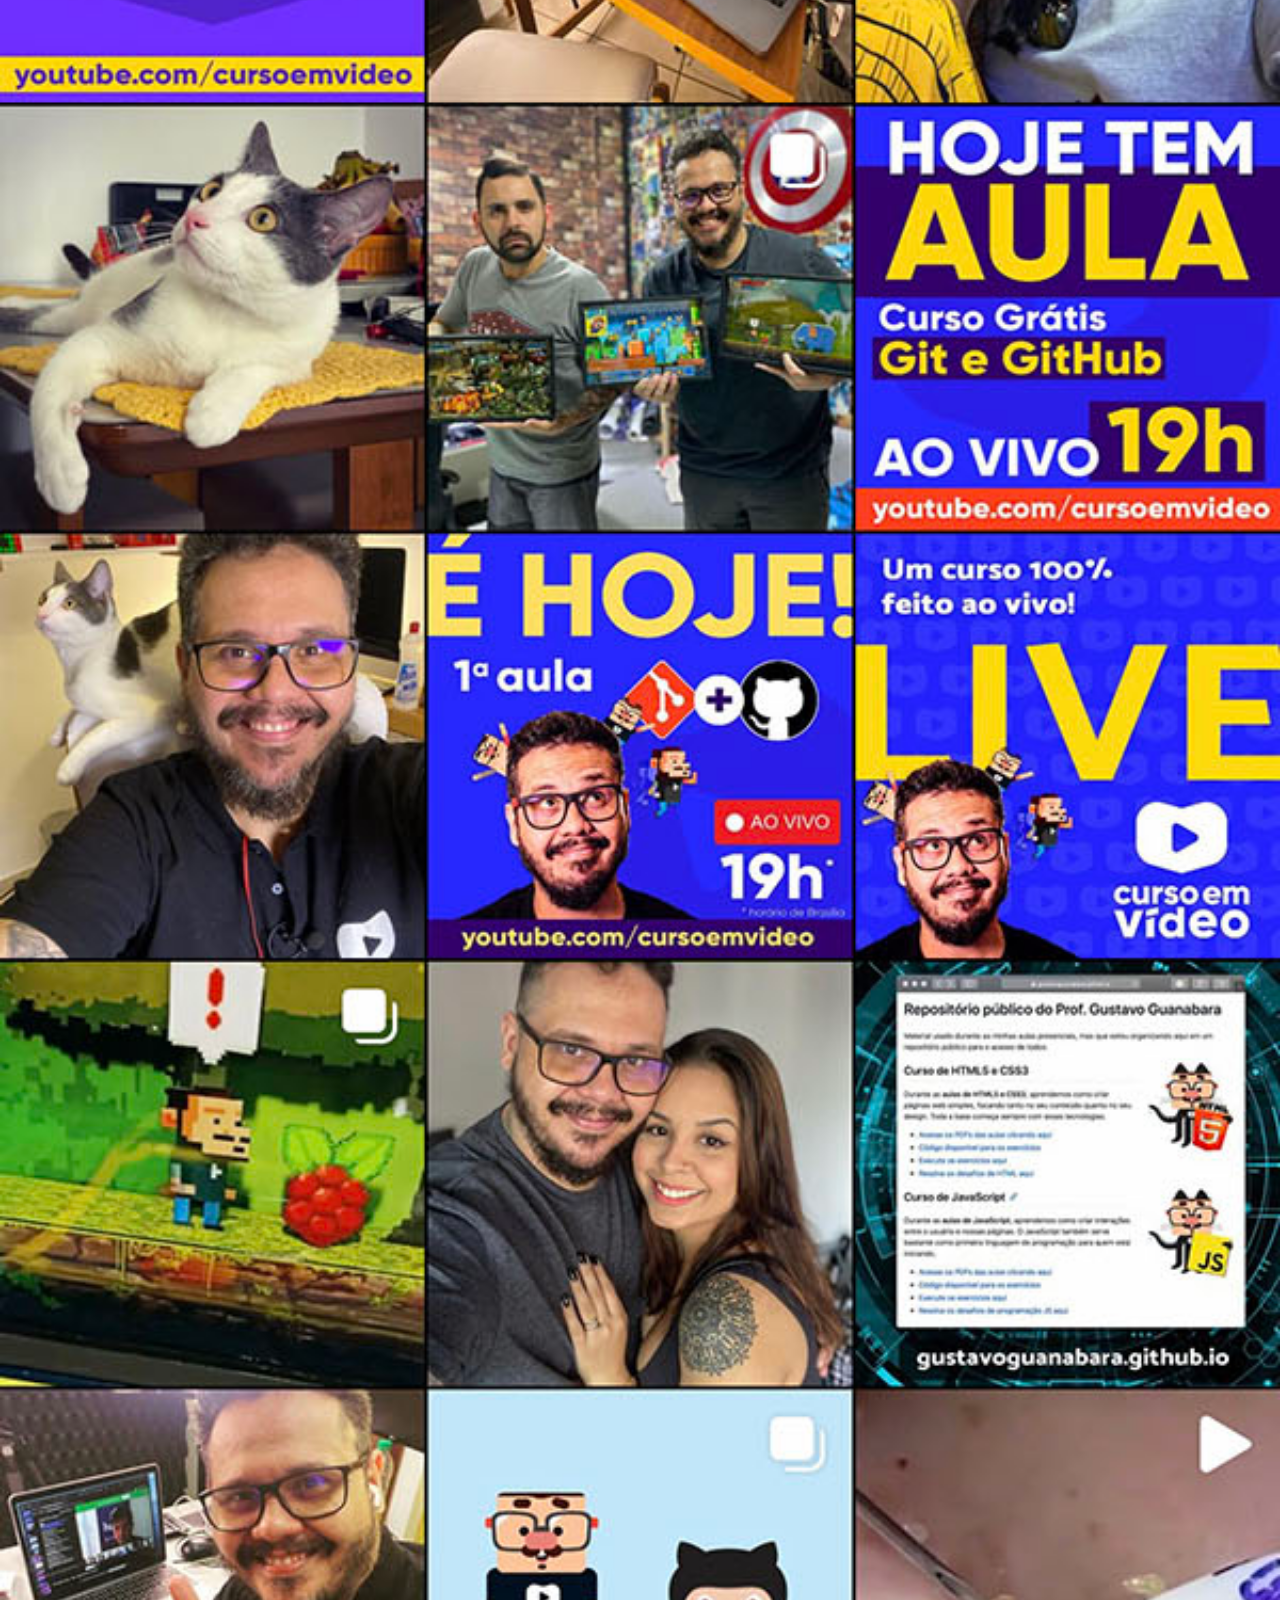
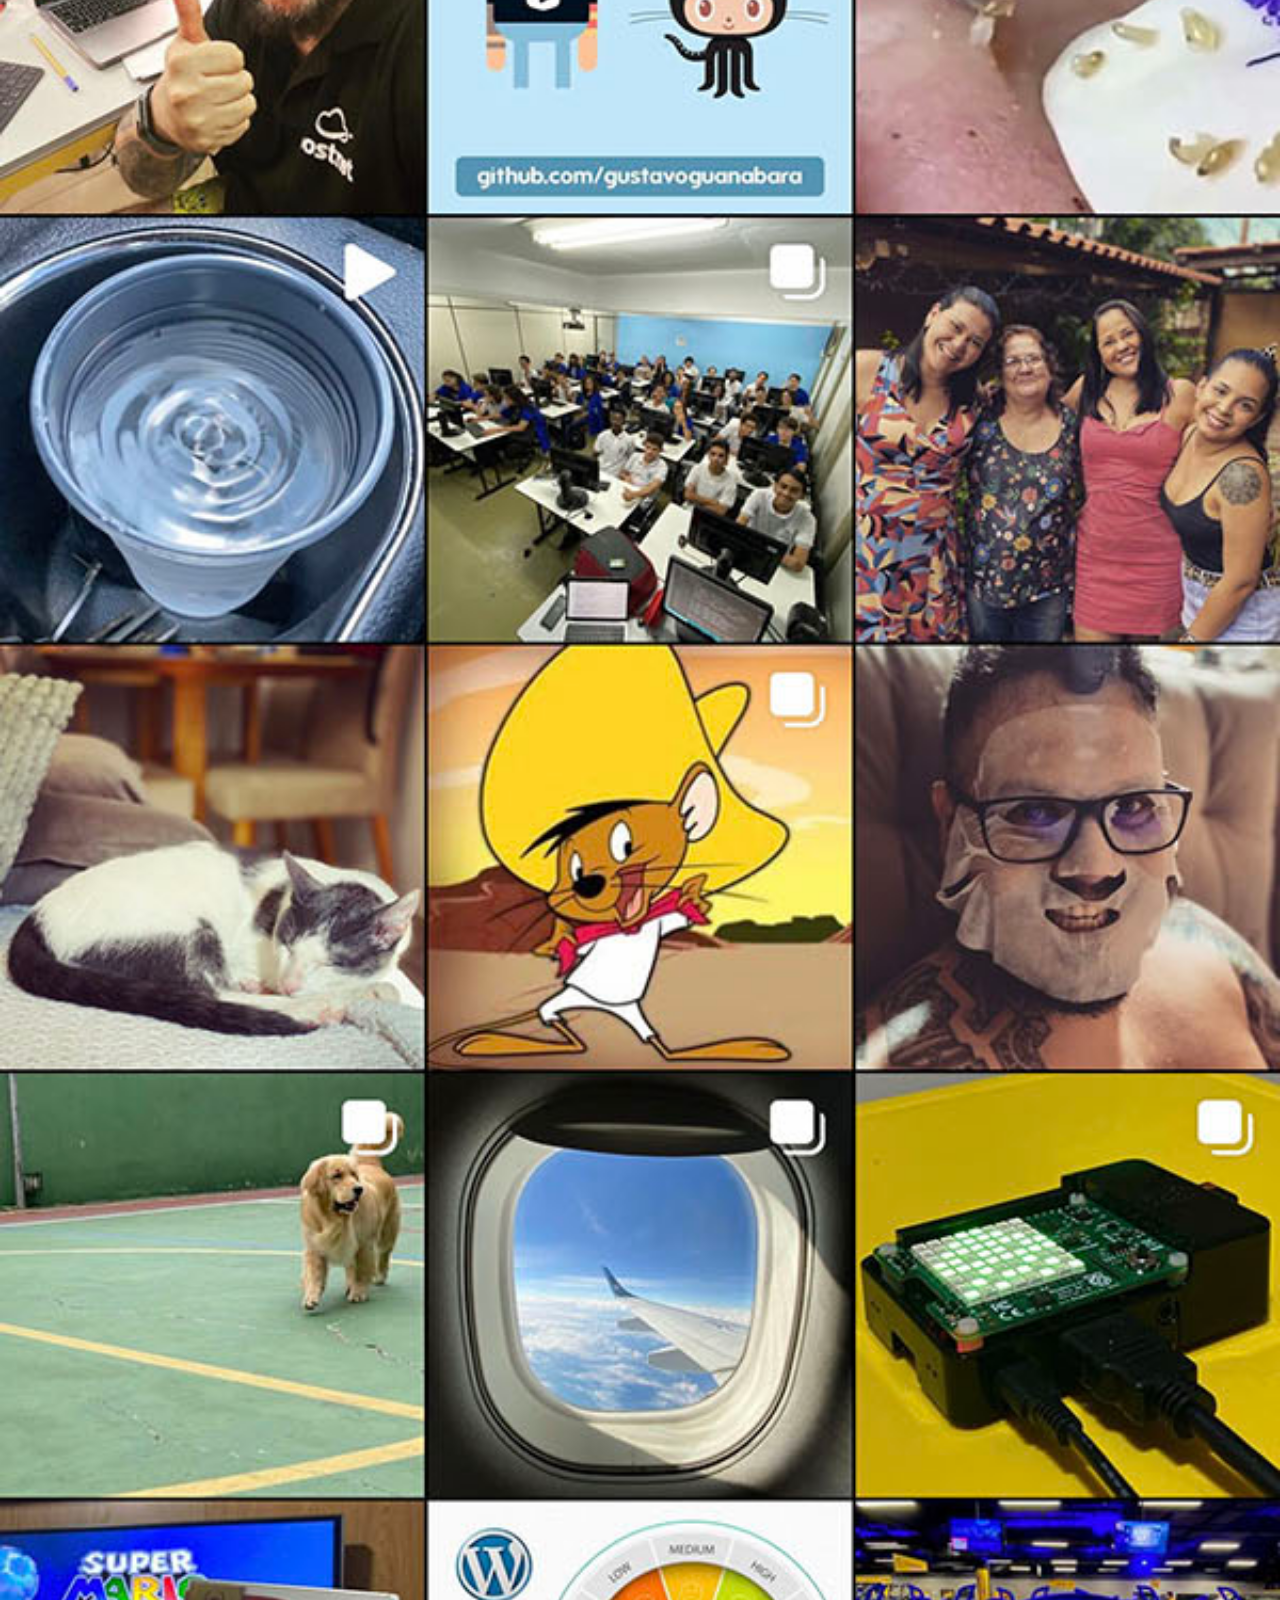
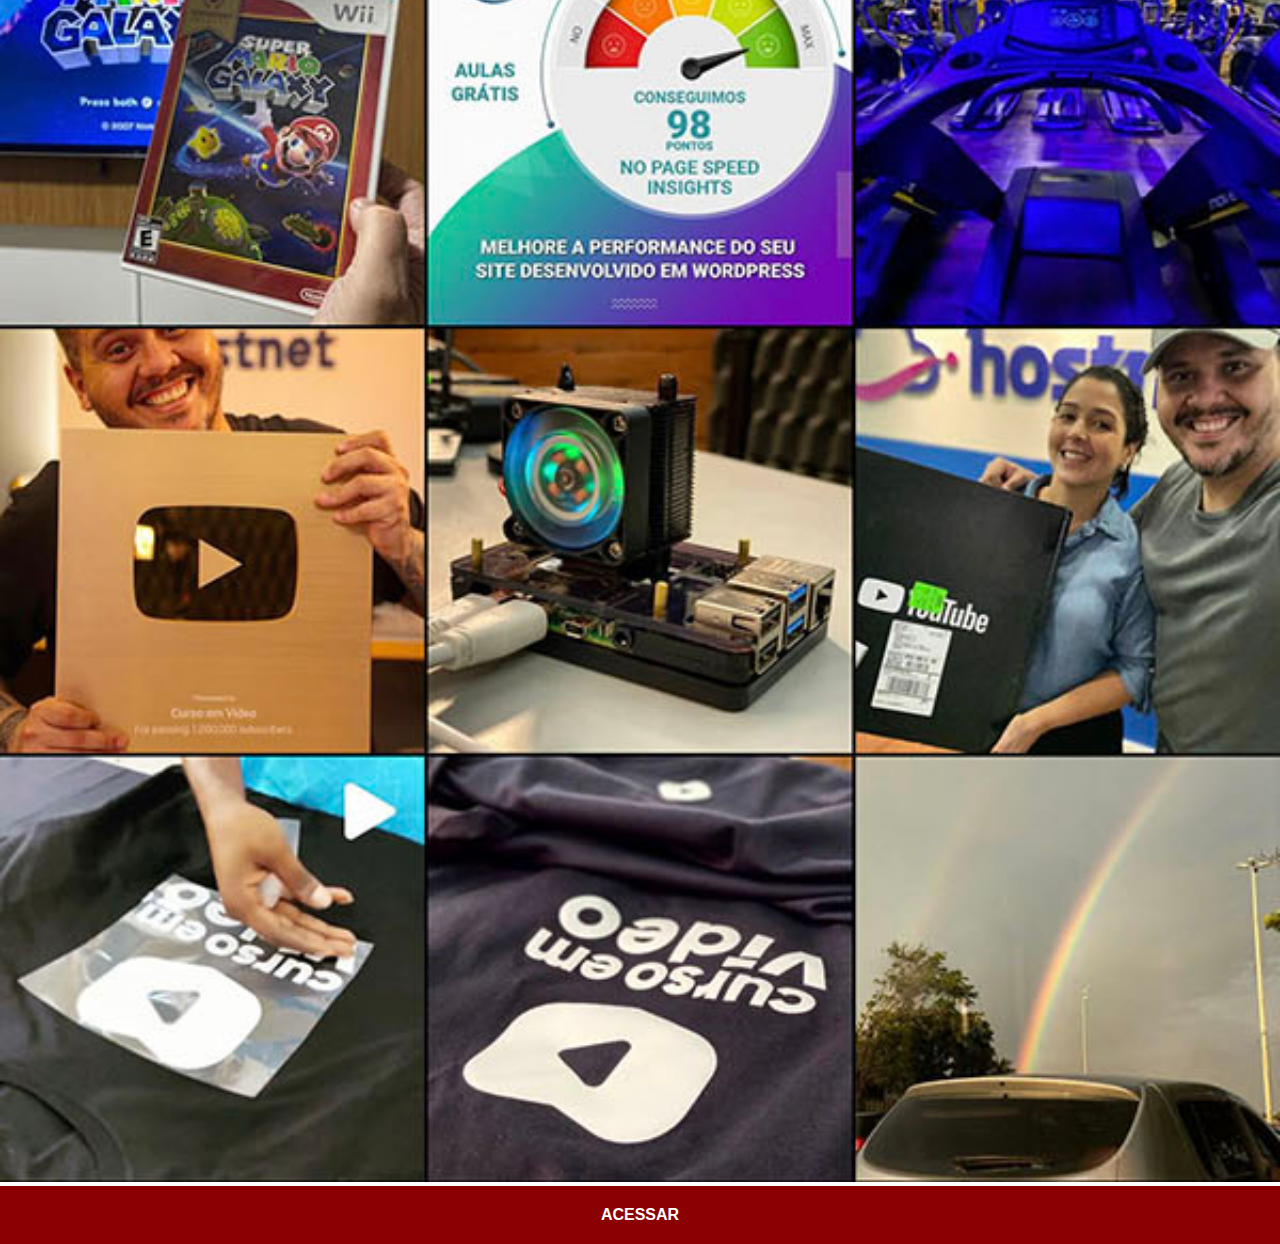
<file: instagram.html>
<!DOCTYPE html>
<html lang="pt-br">
<head>
    <meta charset="UTF-8">
    <meta http-equiv="X-UA-Compatible" content="IE=edge">
    <meta name="viewport" content="width=device-width, initial-scale=1.0">
    <title>Instagram</title>
    <link rel="stylesheet" href="estilos/social.css">
</head>
<body>
    <img src="imagens/tela-instagram.jpg" alt="print Instagram">
    <a href="https://www.instagram.com/gustavoguanabara/" target="_blank">ACESSAR</a>
</body>
</html>
</file>
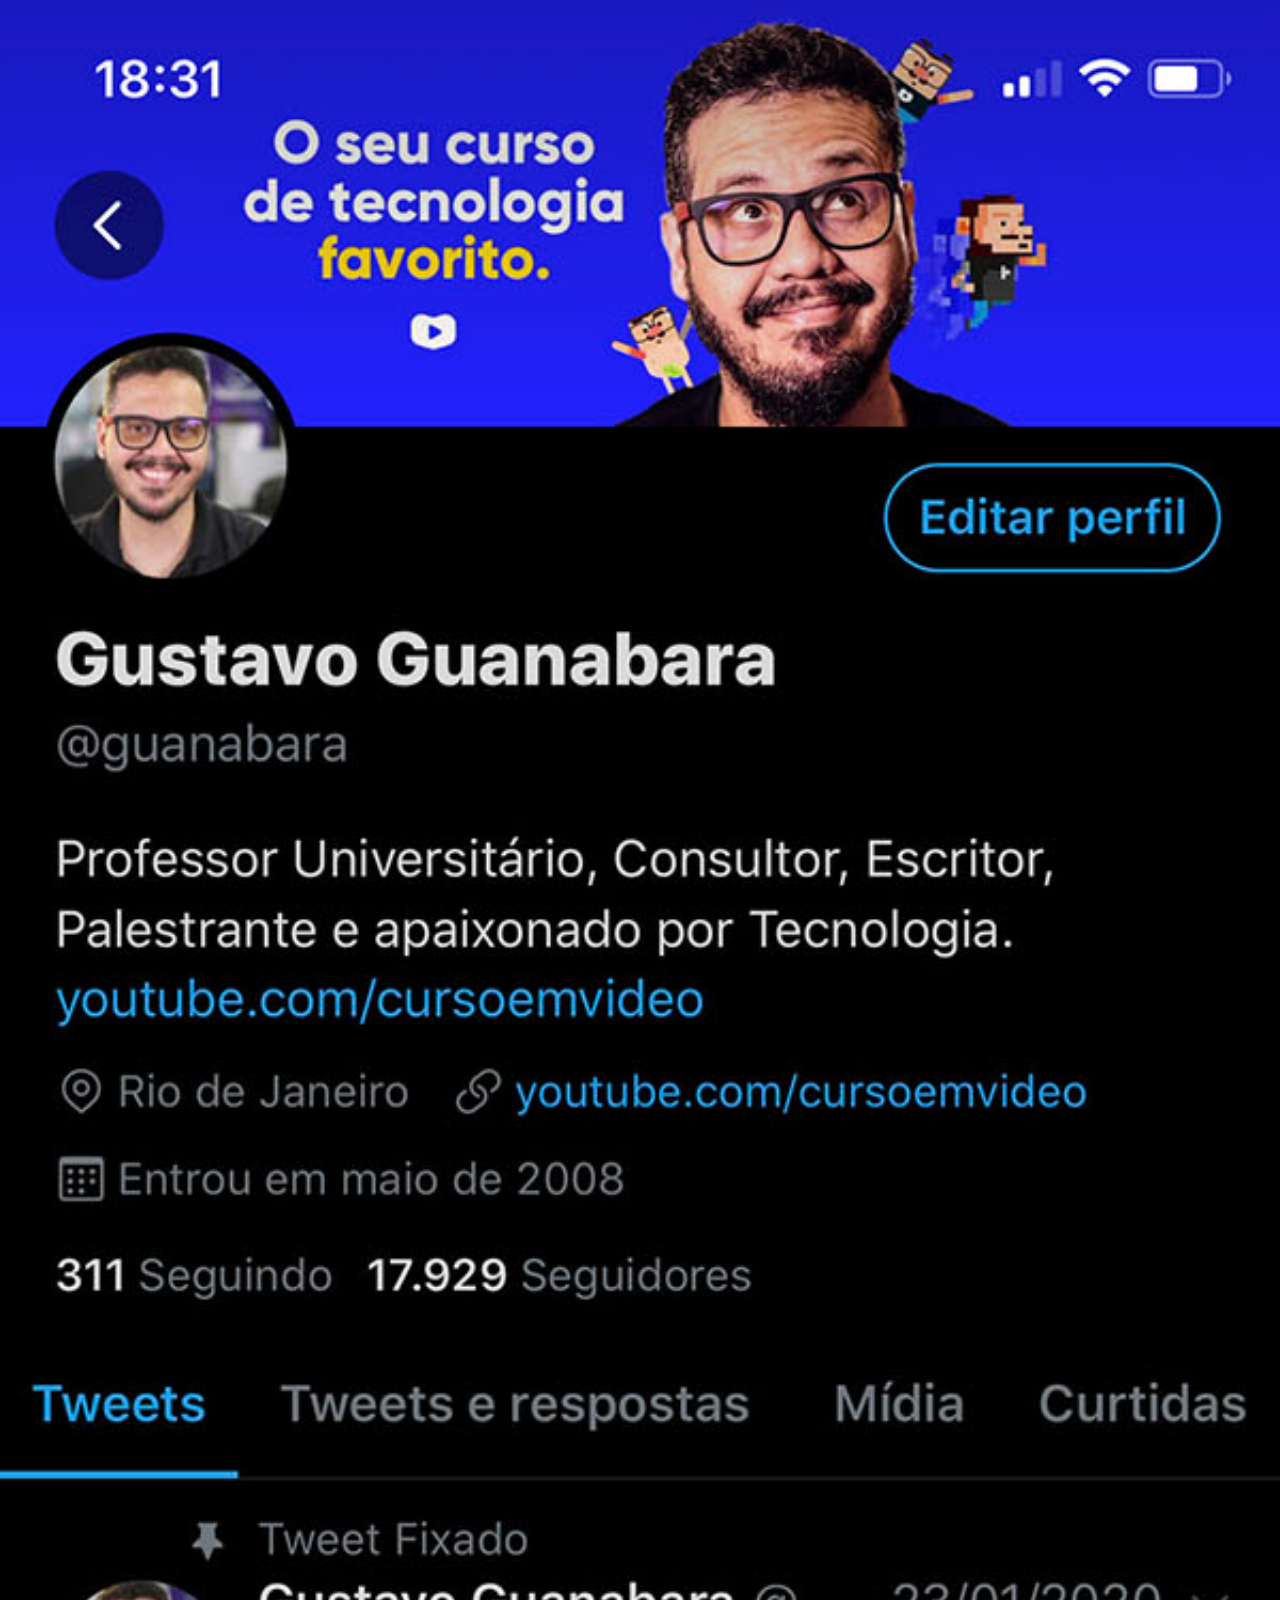
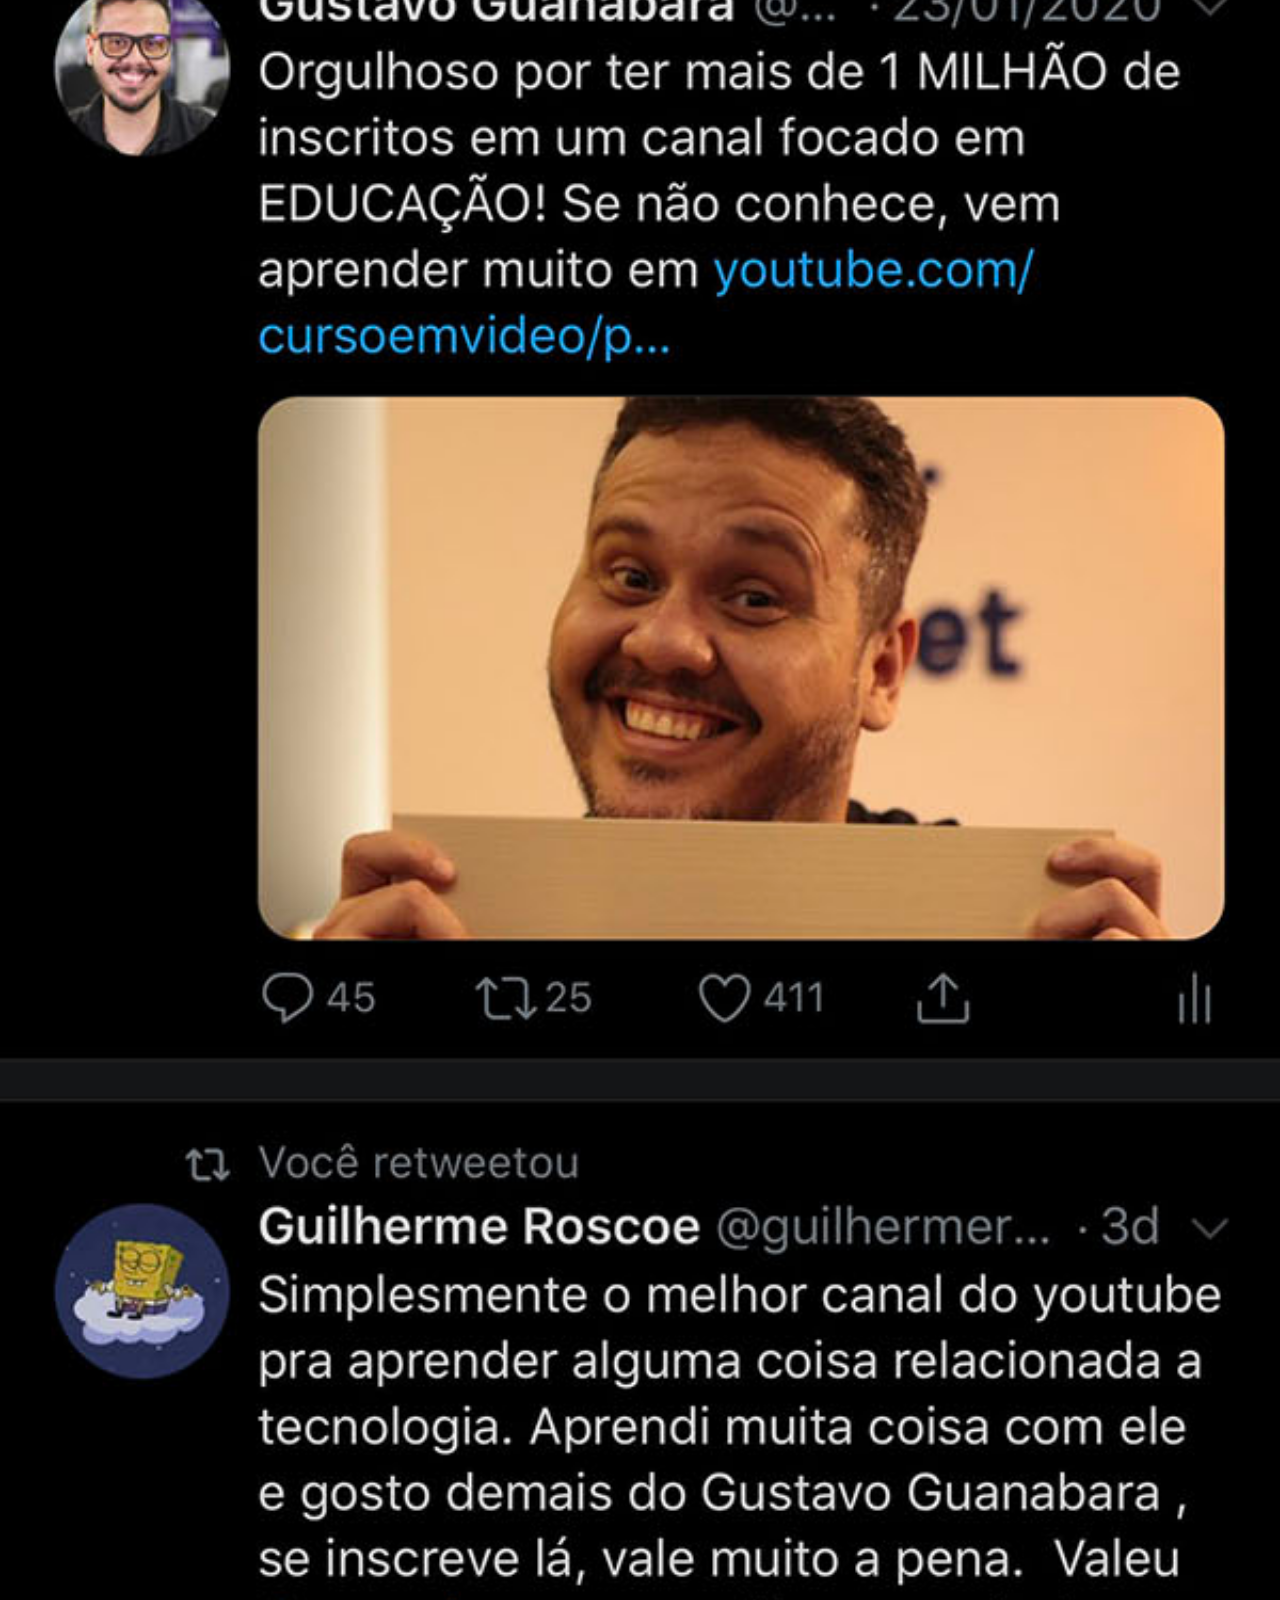
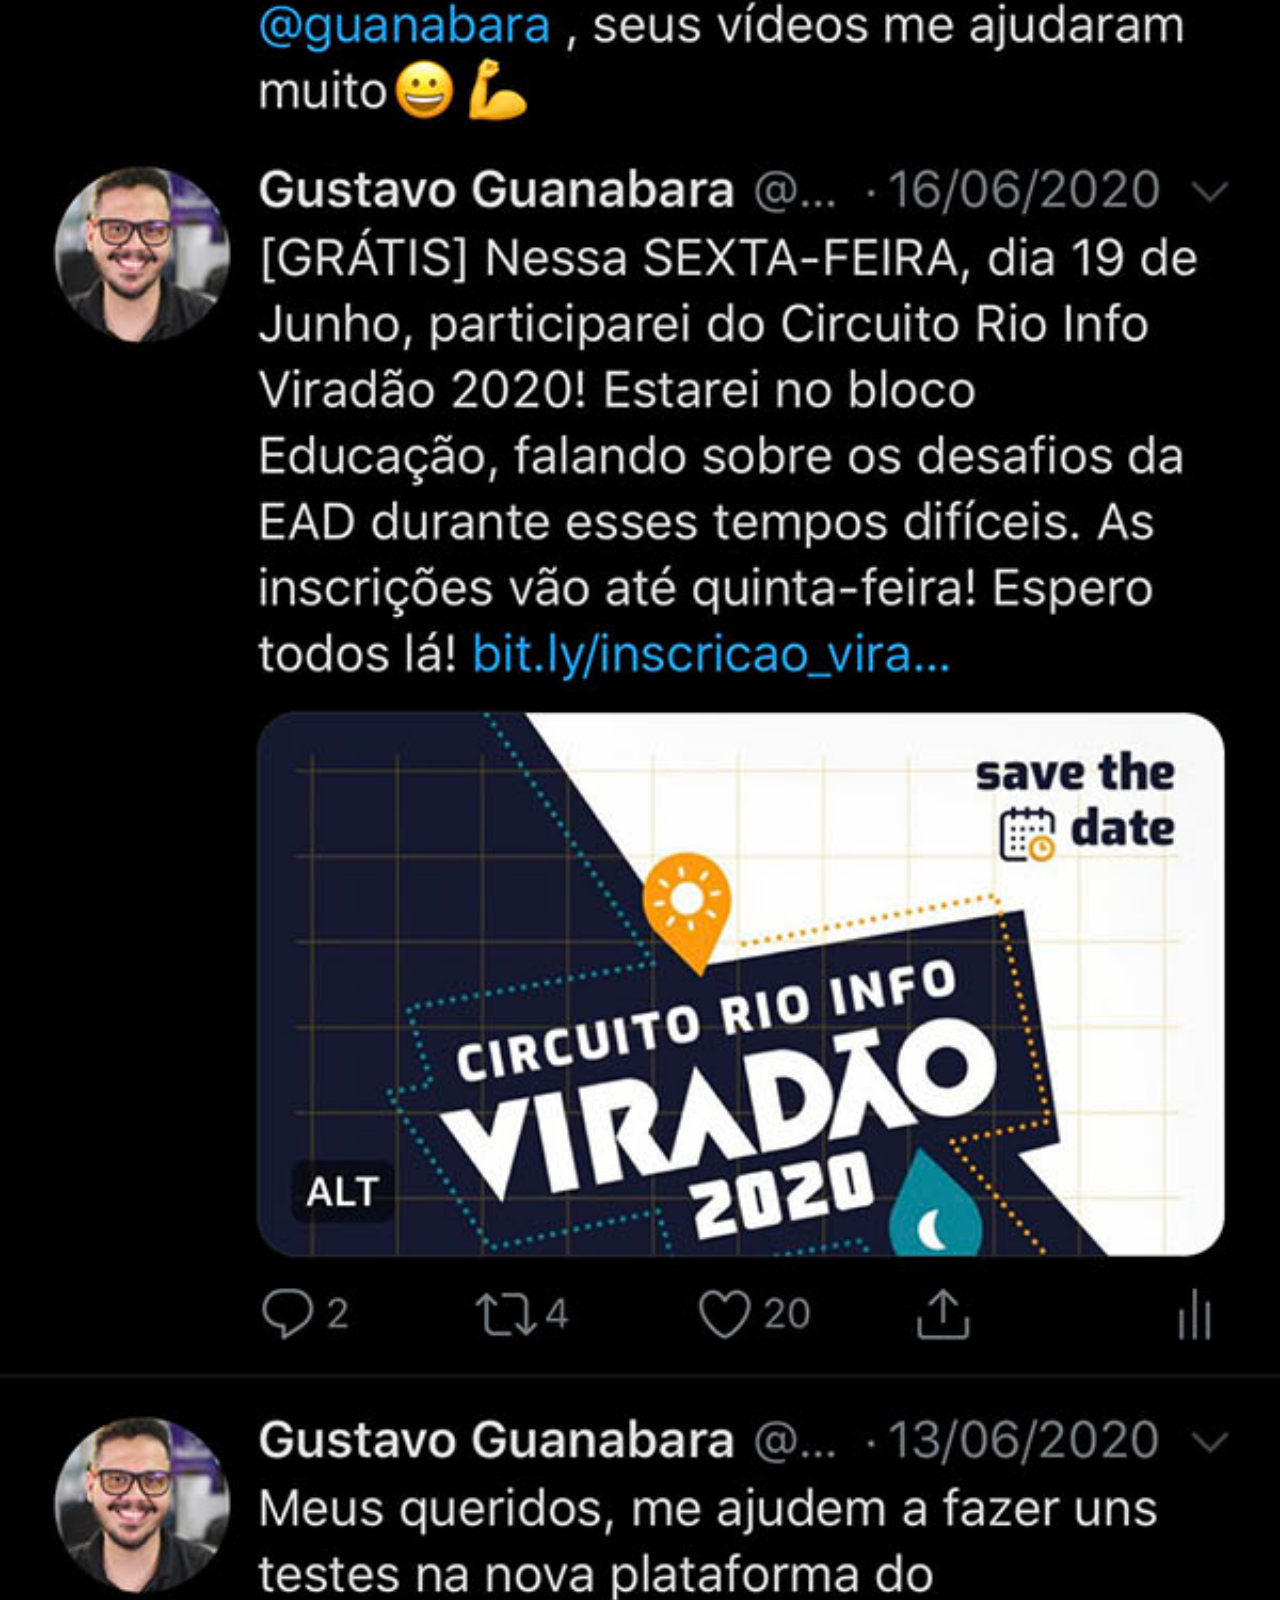
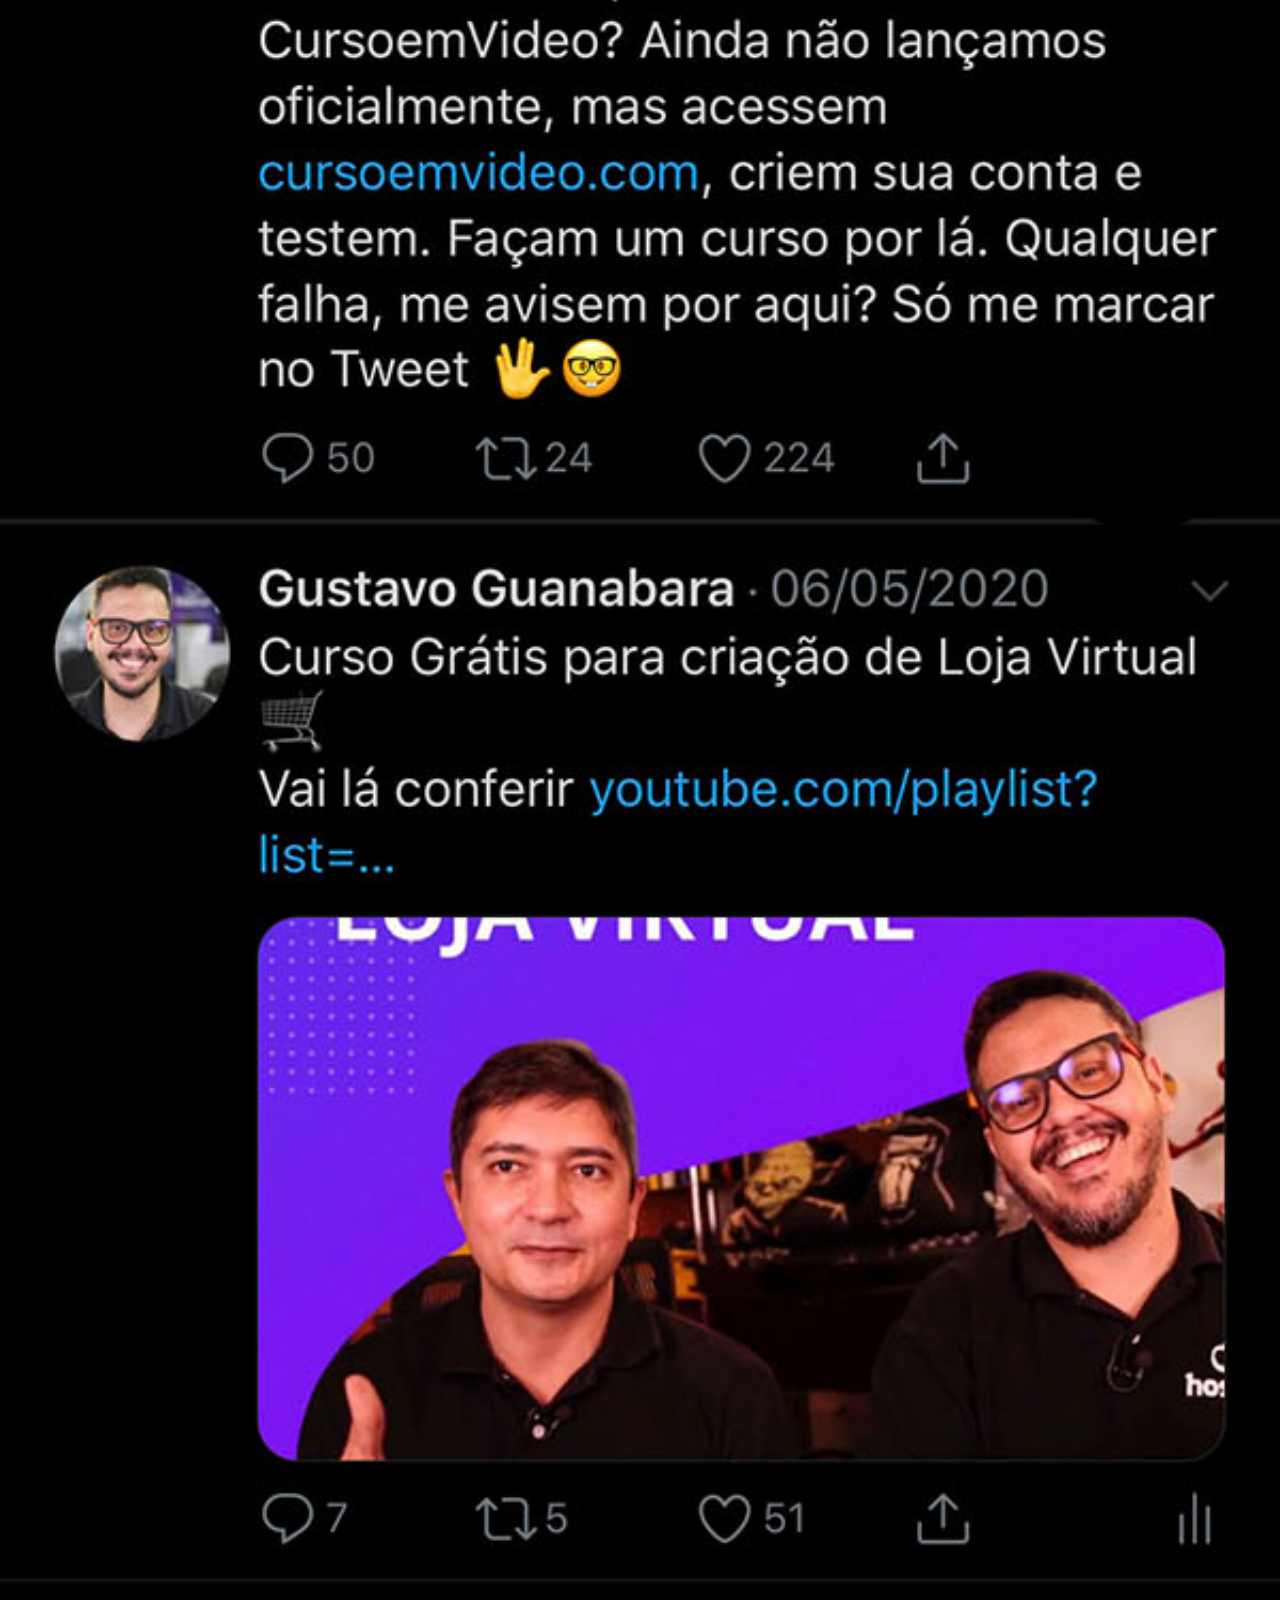
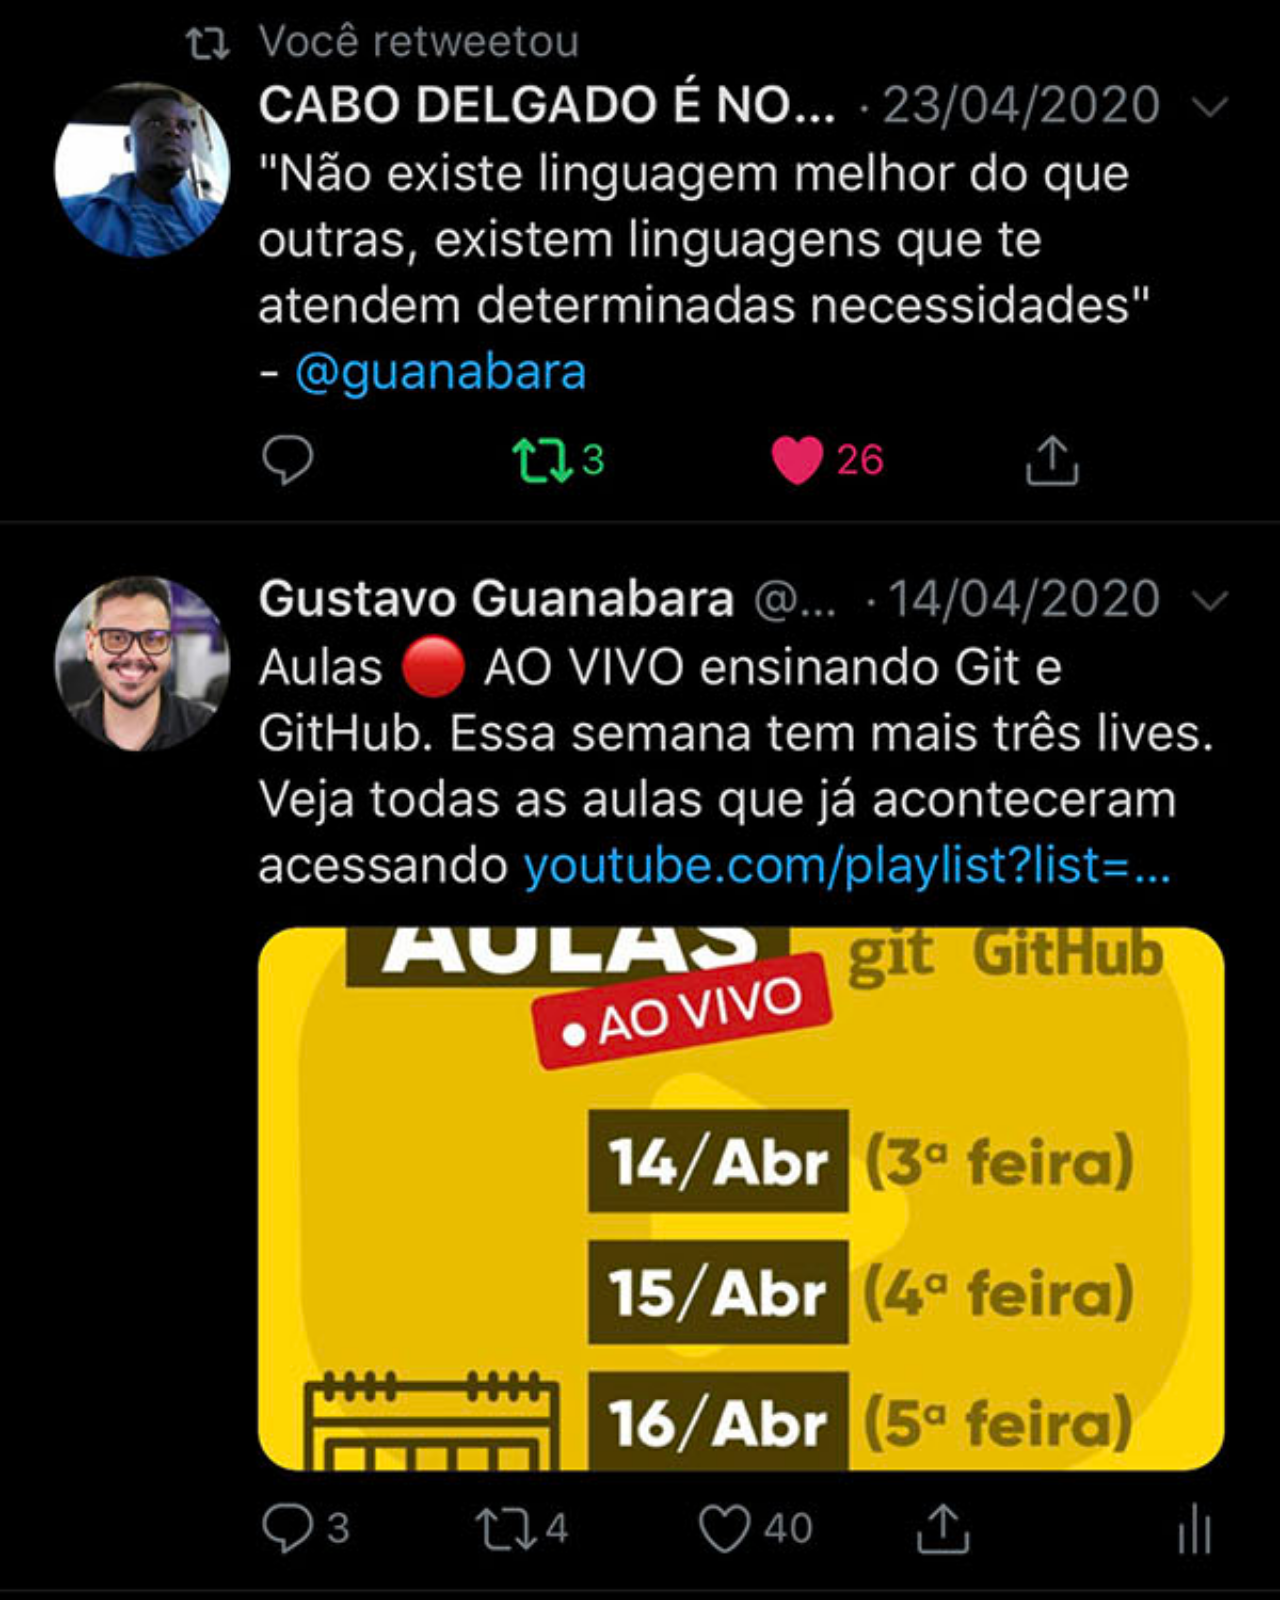
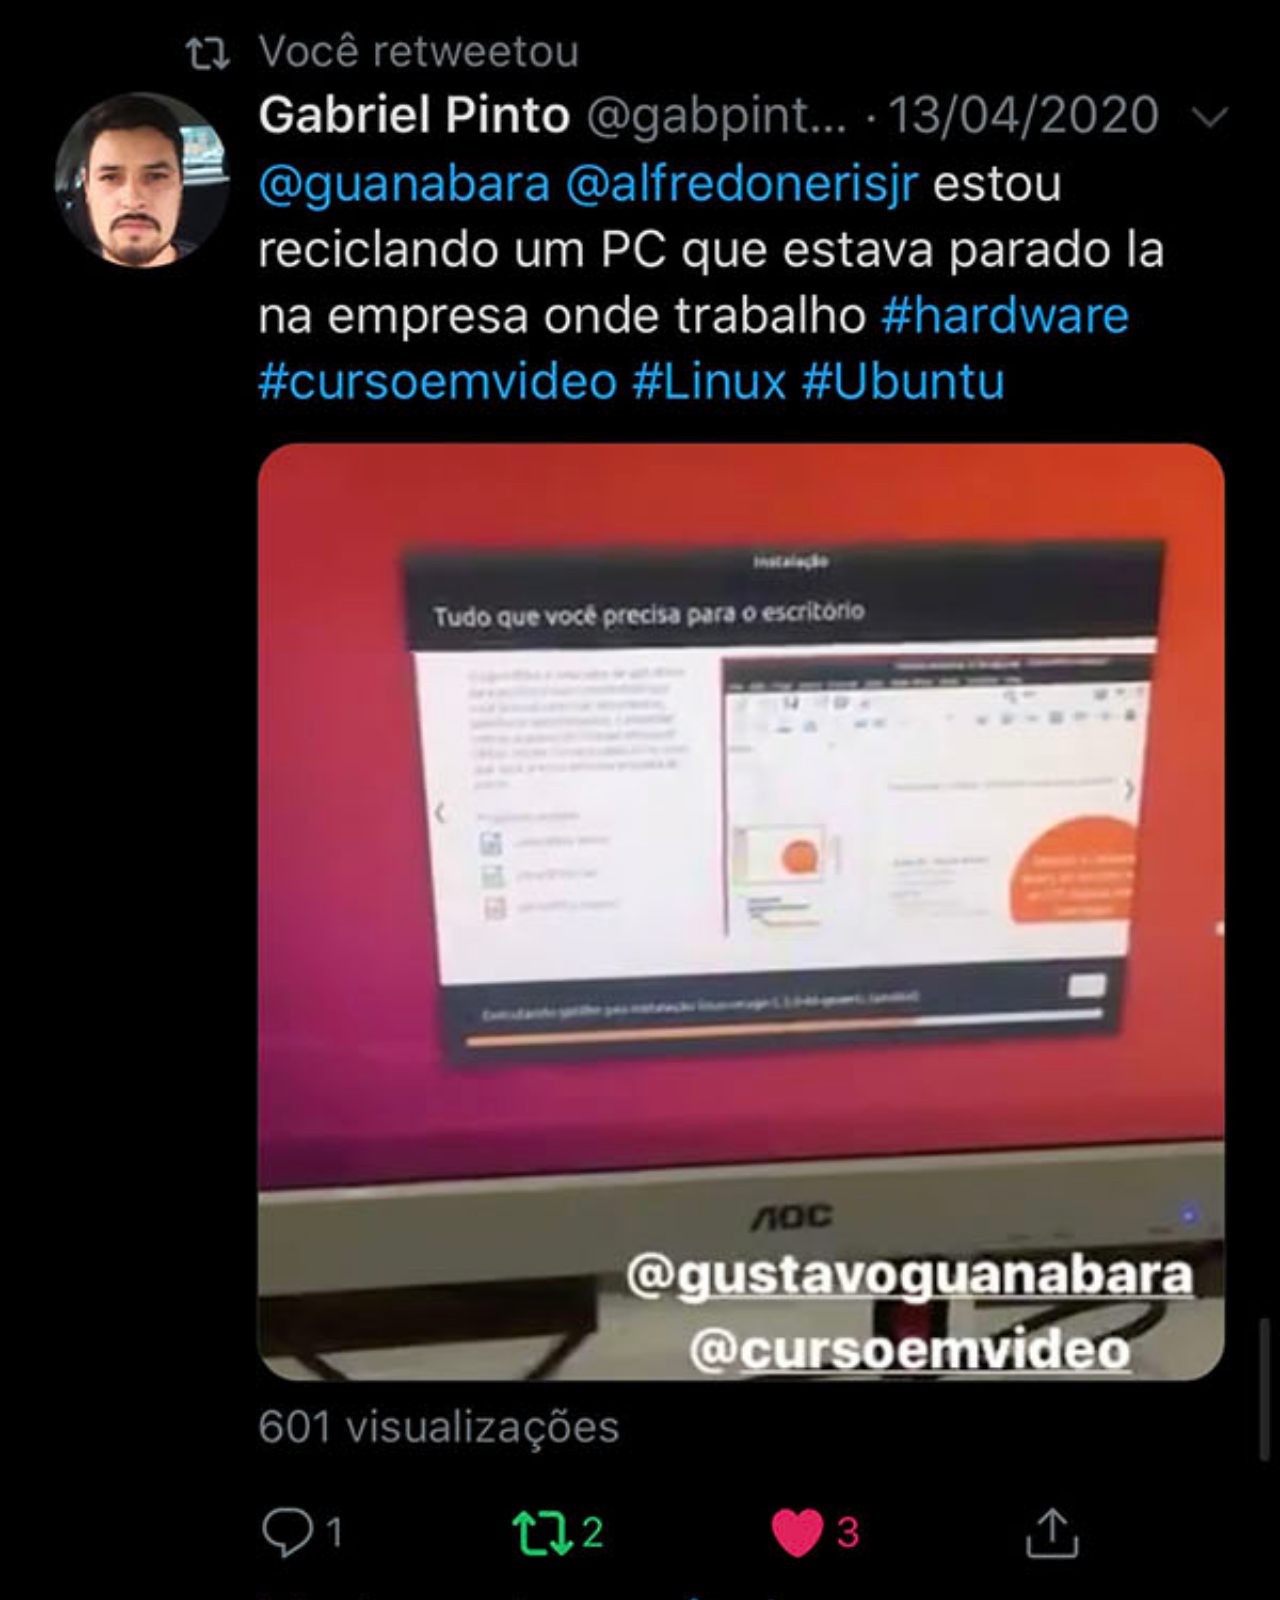
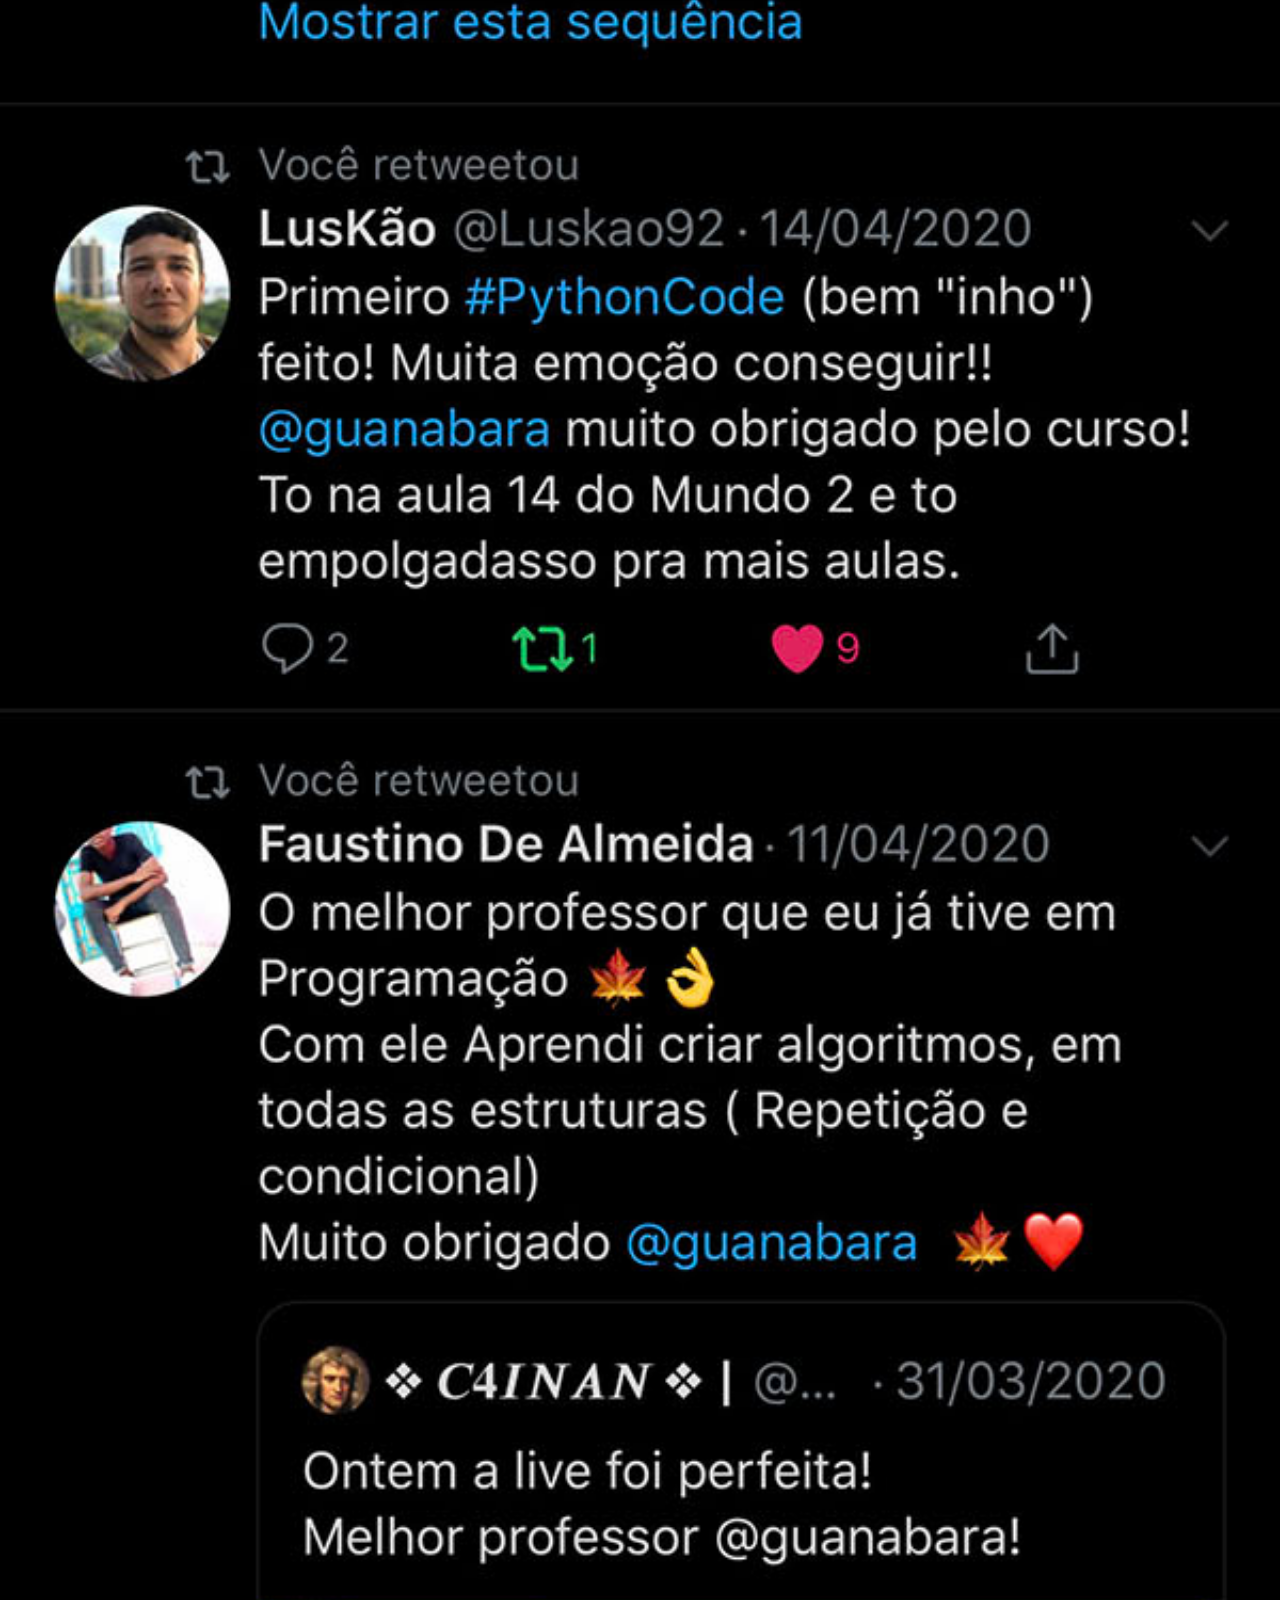
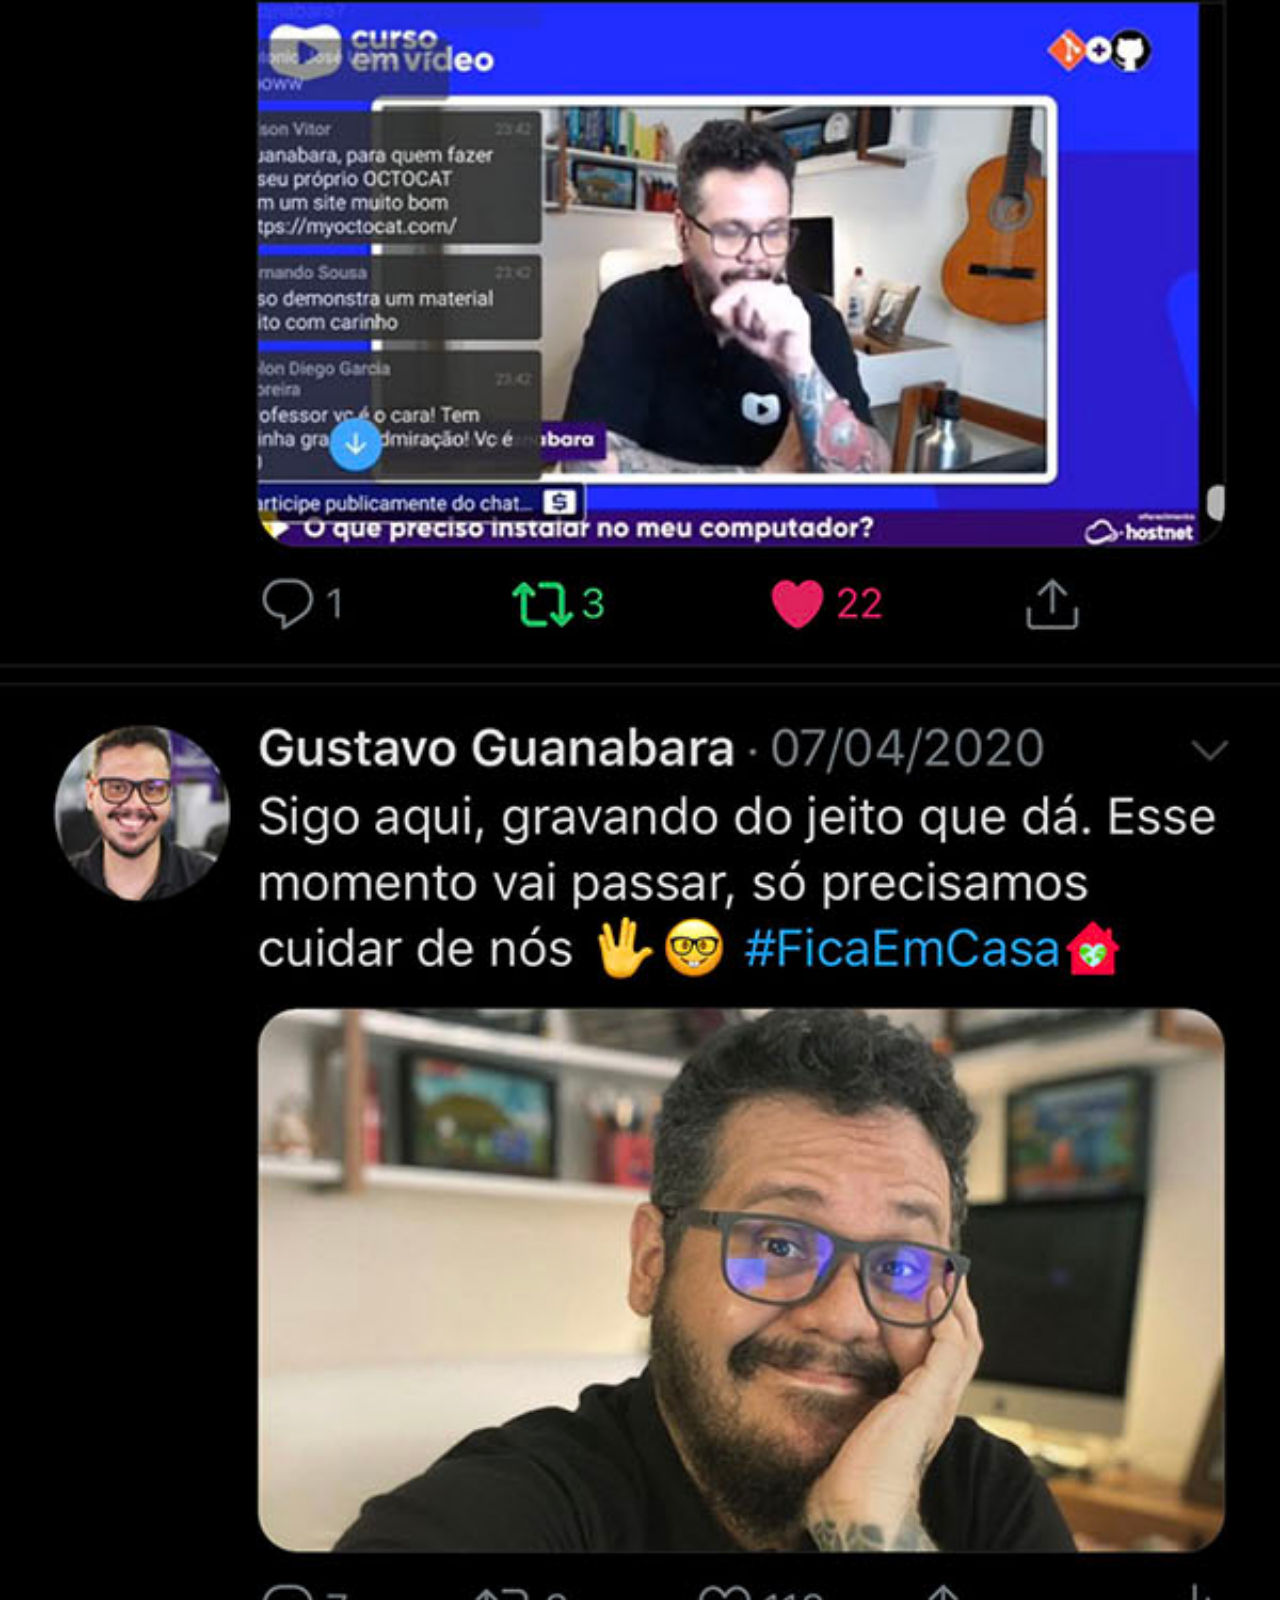
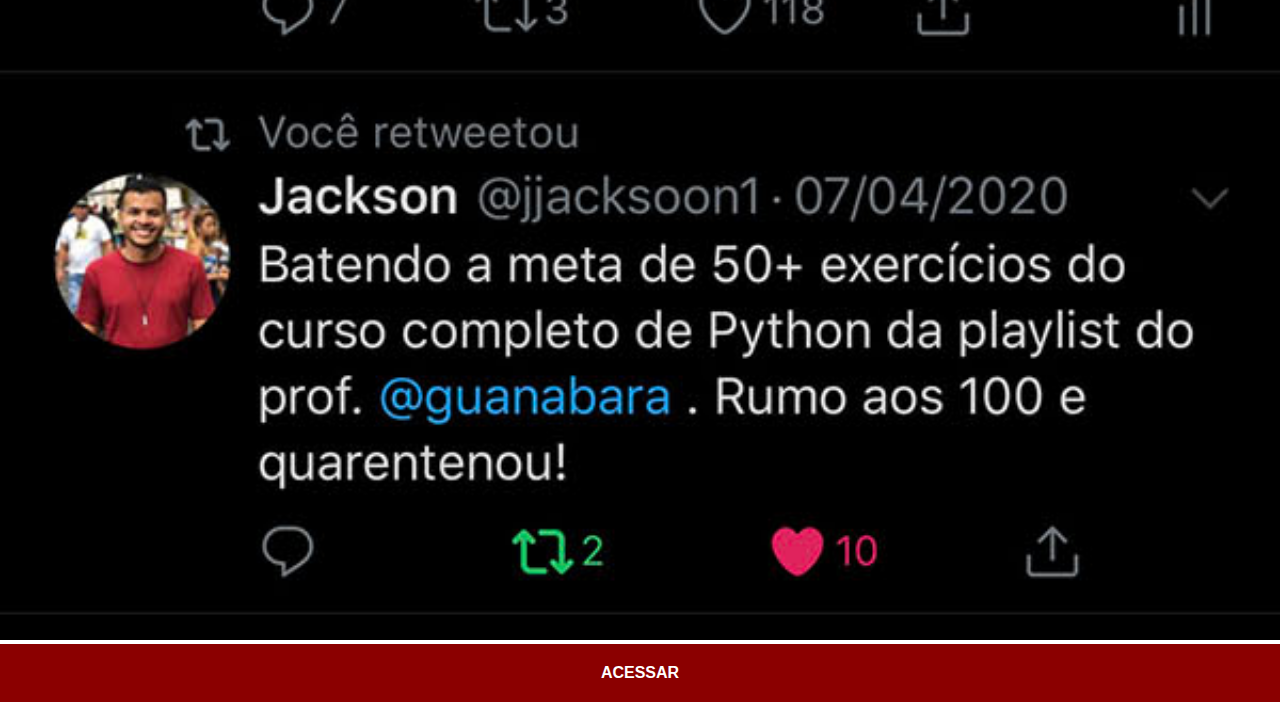
<file: twitter.html>
<!DOCTYPE html>
<html lang="pt-br">
<head>
    <meta charset="UTF-8">
    <meta http-equiv="X-UA-Compatible" content="IE=edge">
    <meta name="viewport" content="width=device-width, initial-scale=1.0">
    <title>Twitter</title>
    <link rel="stylesheet" href="estilos/social.css">
</head>
<body>
    <img src="imagens/tela-twitter.jpg" alt="print Twitter">
    <a href="https://twitter.com/guanabara" target="_blank">ACESSAR</a>
</body>
</html>
</file>
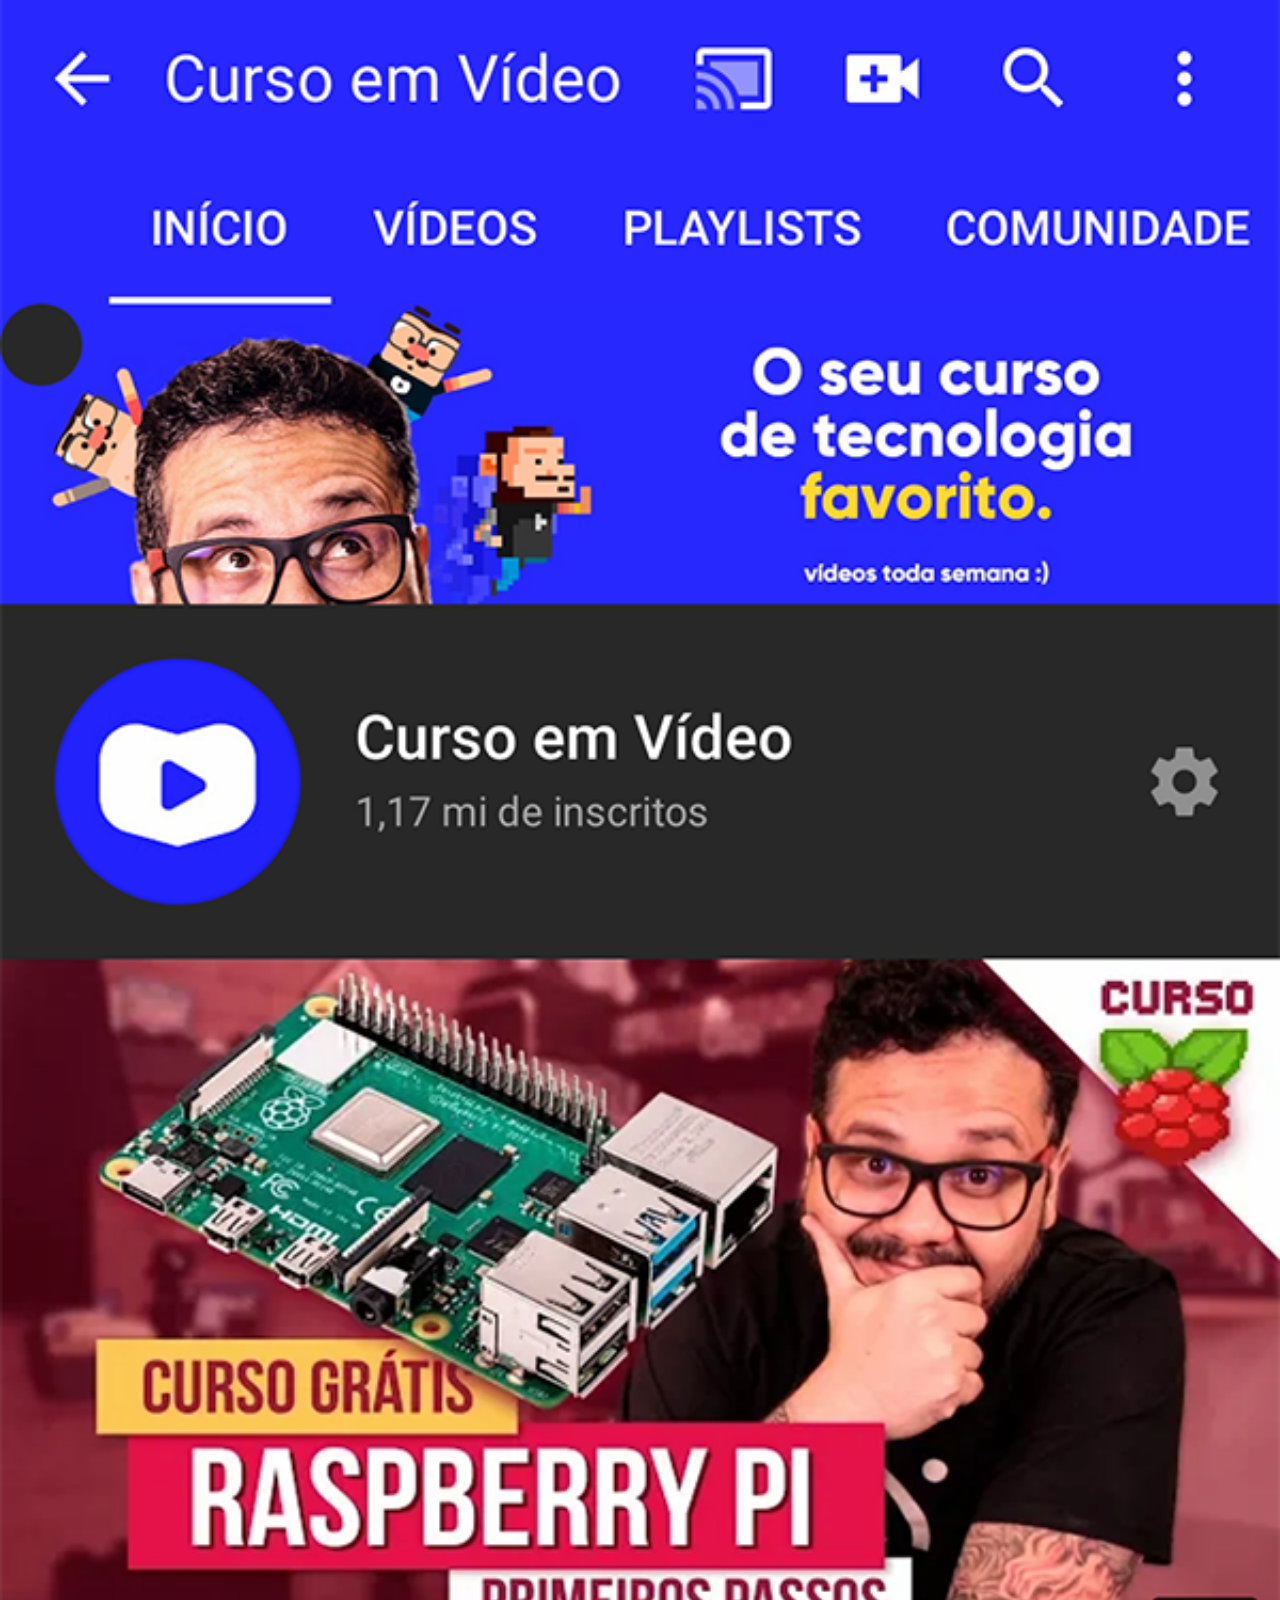
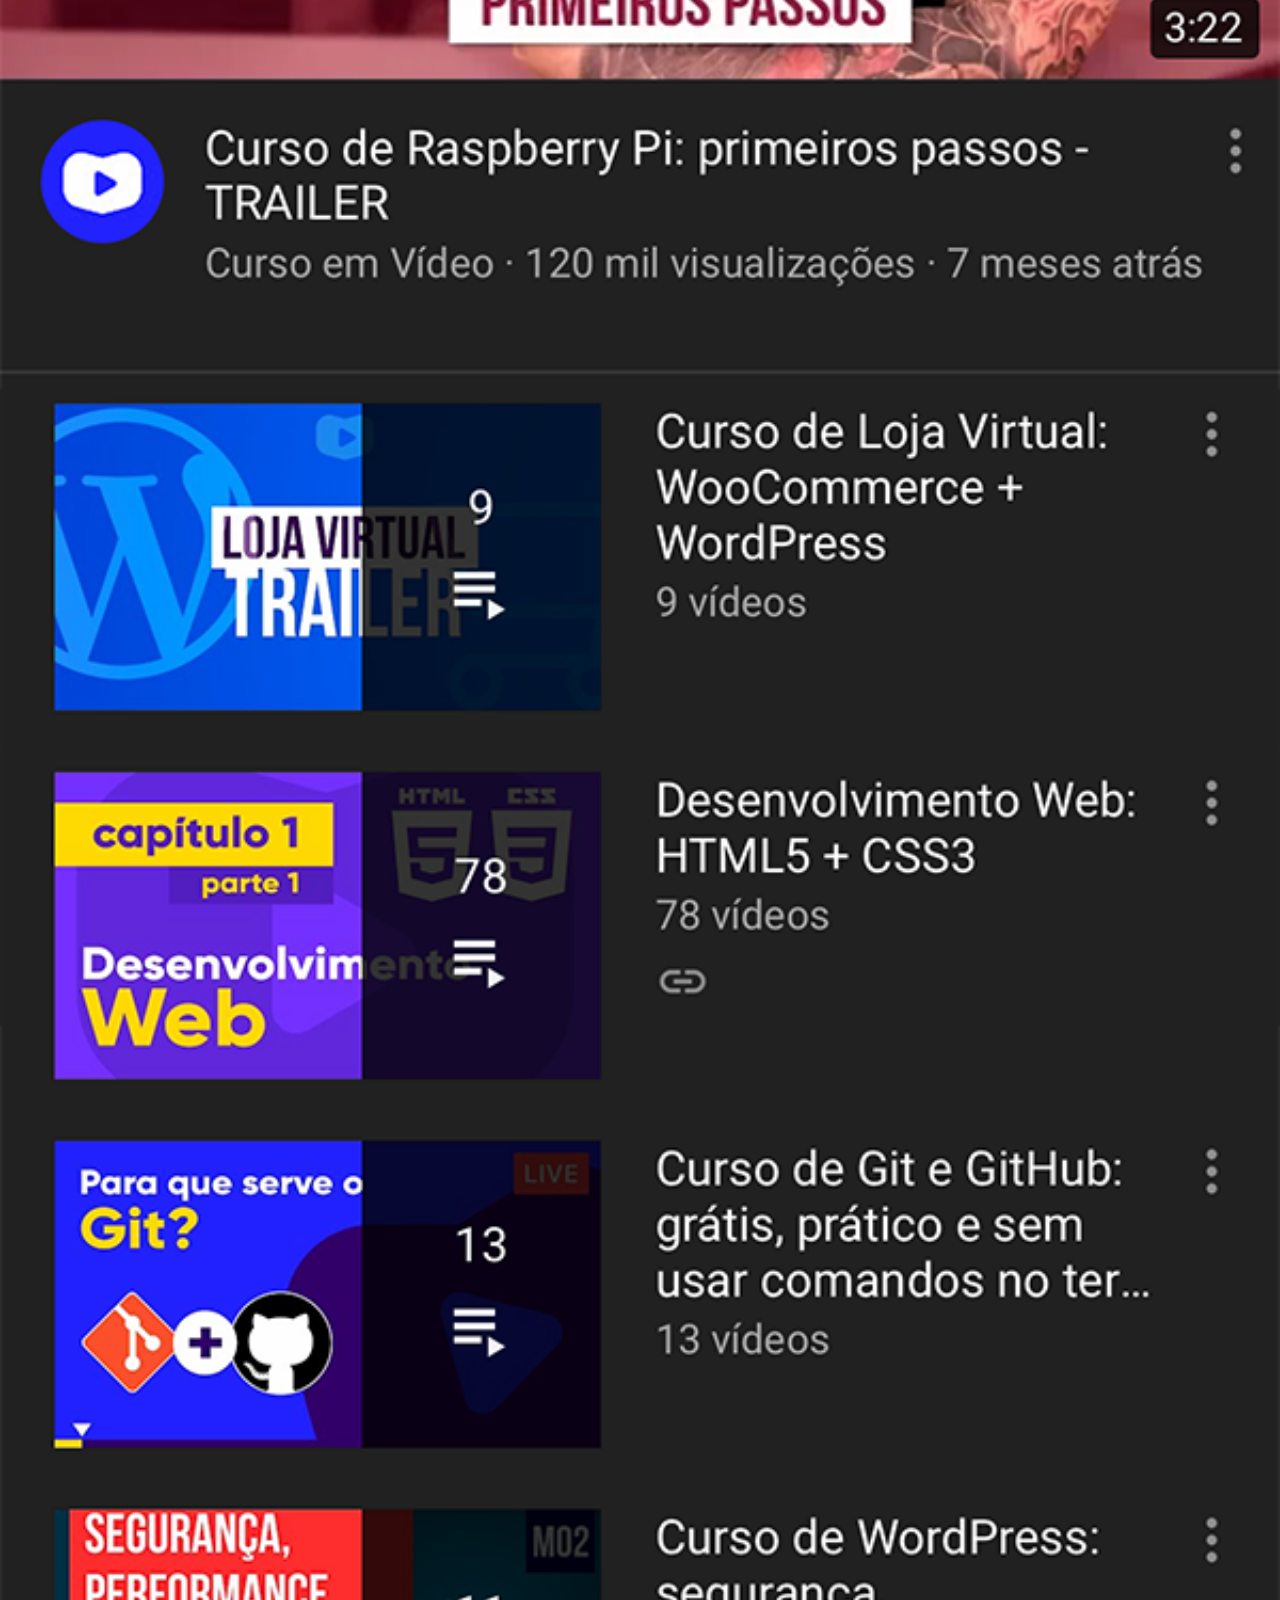
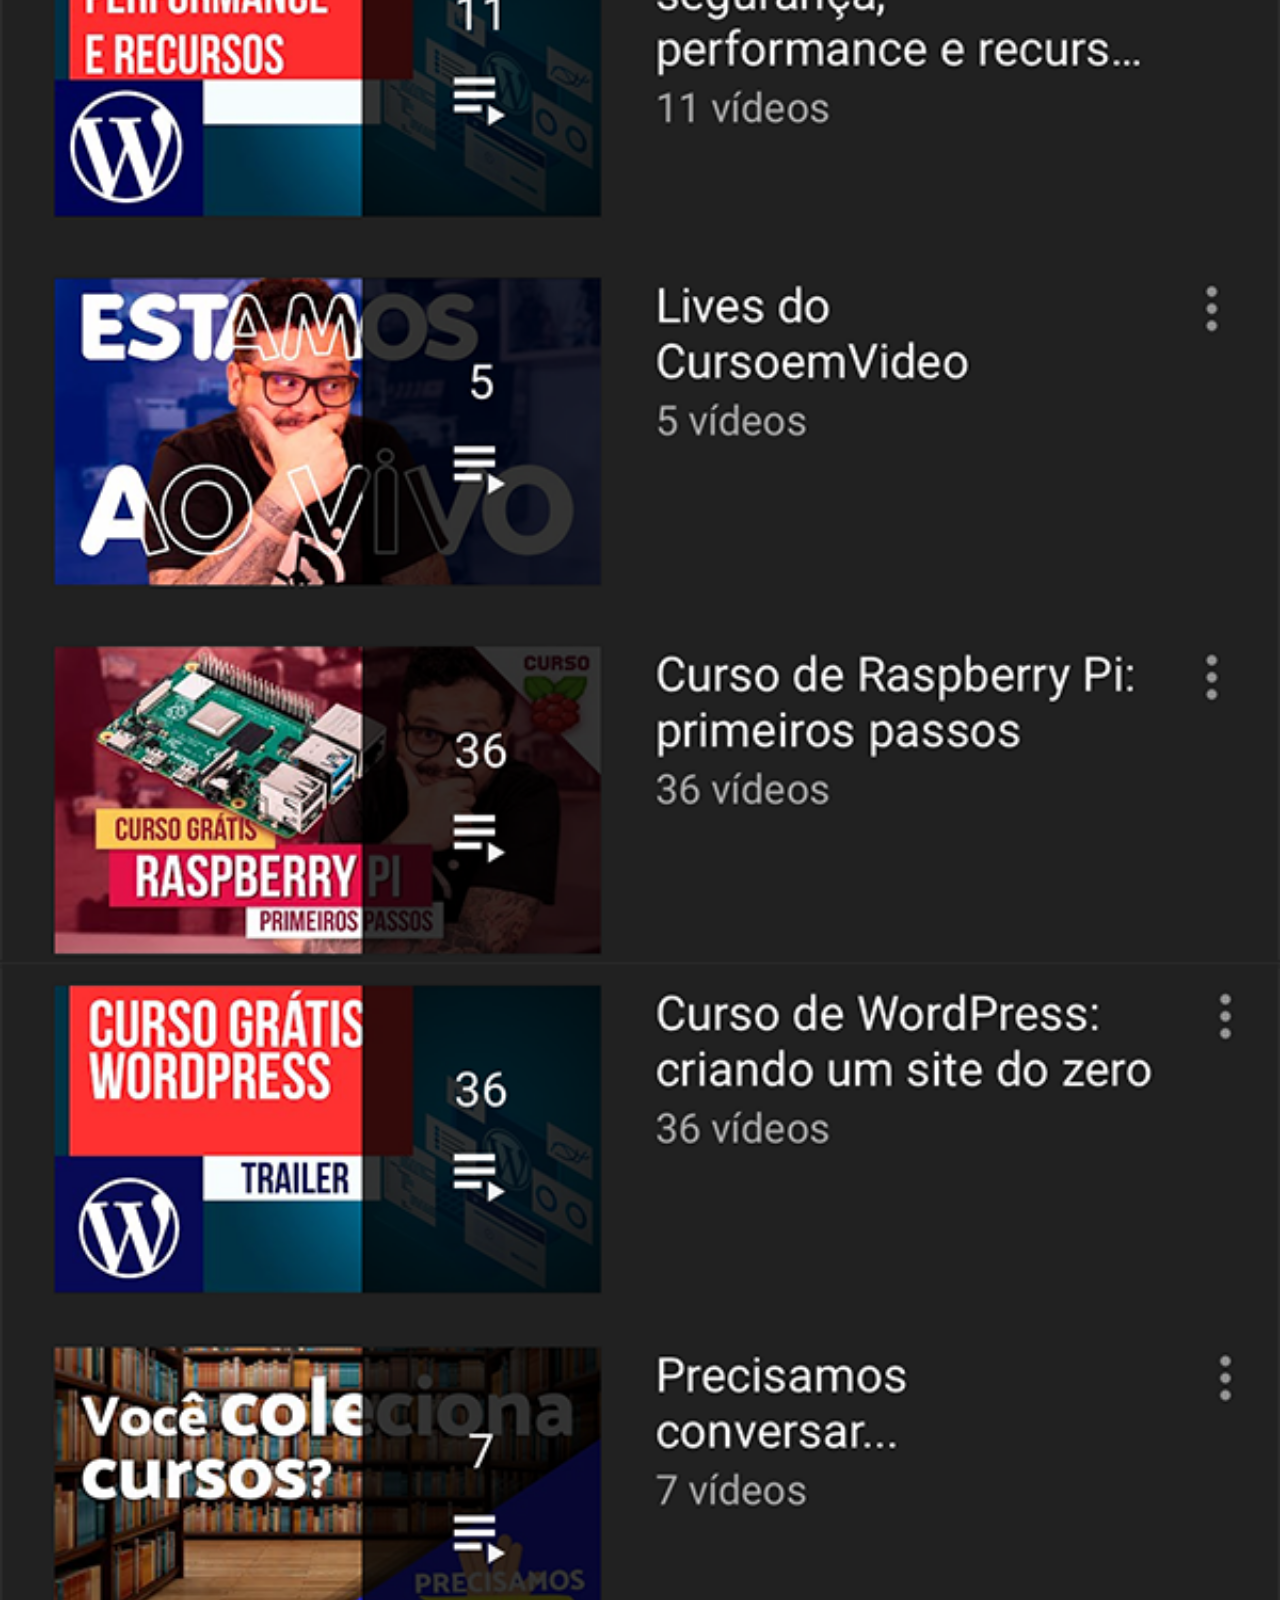
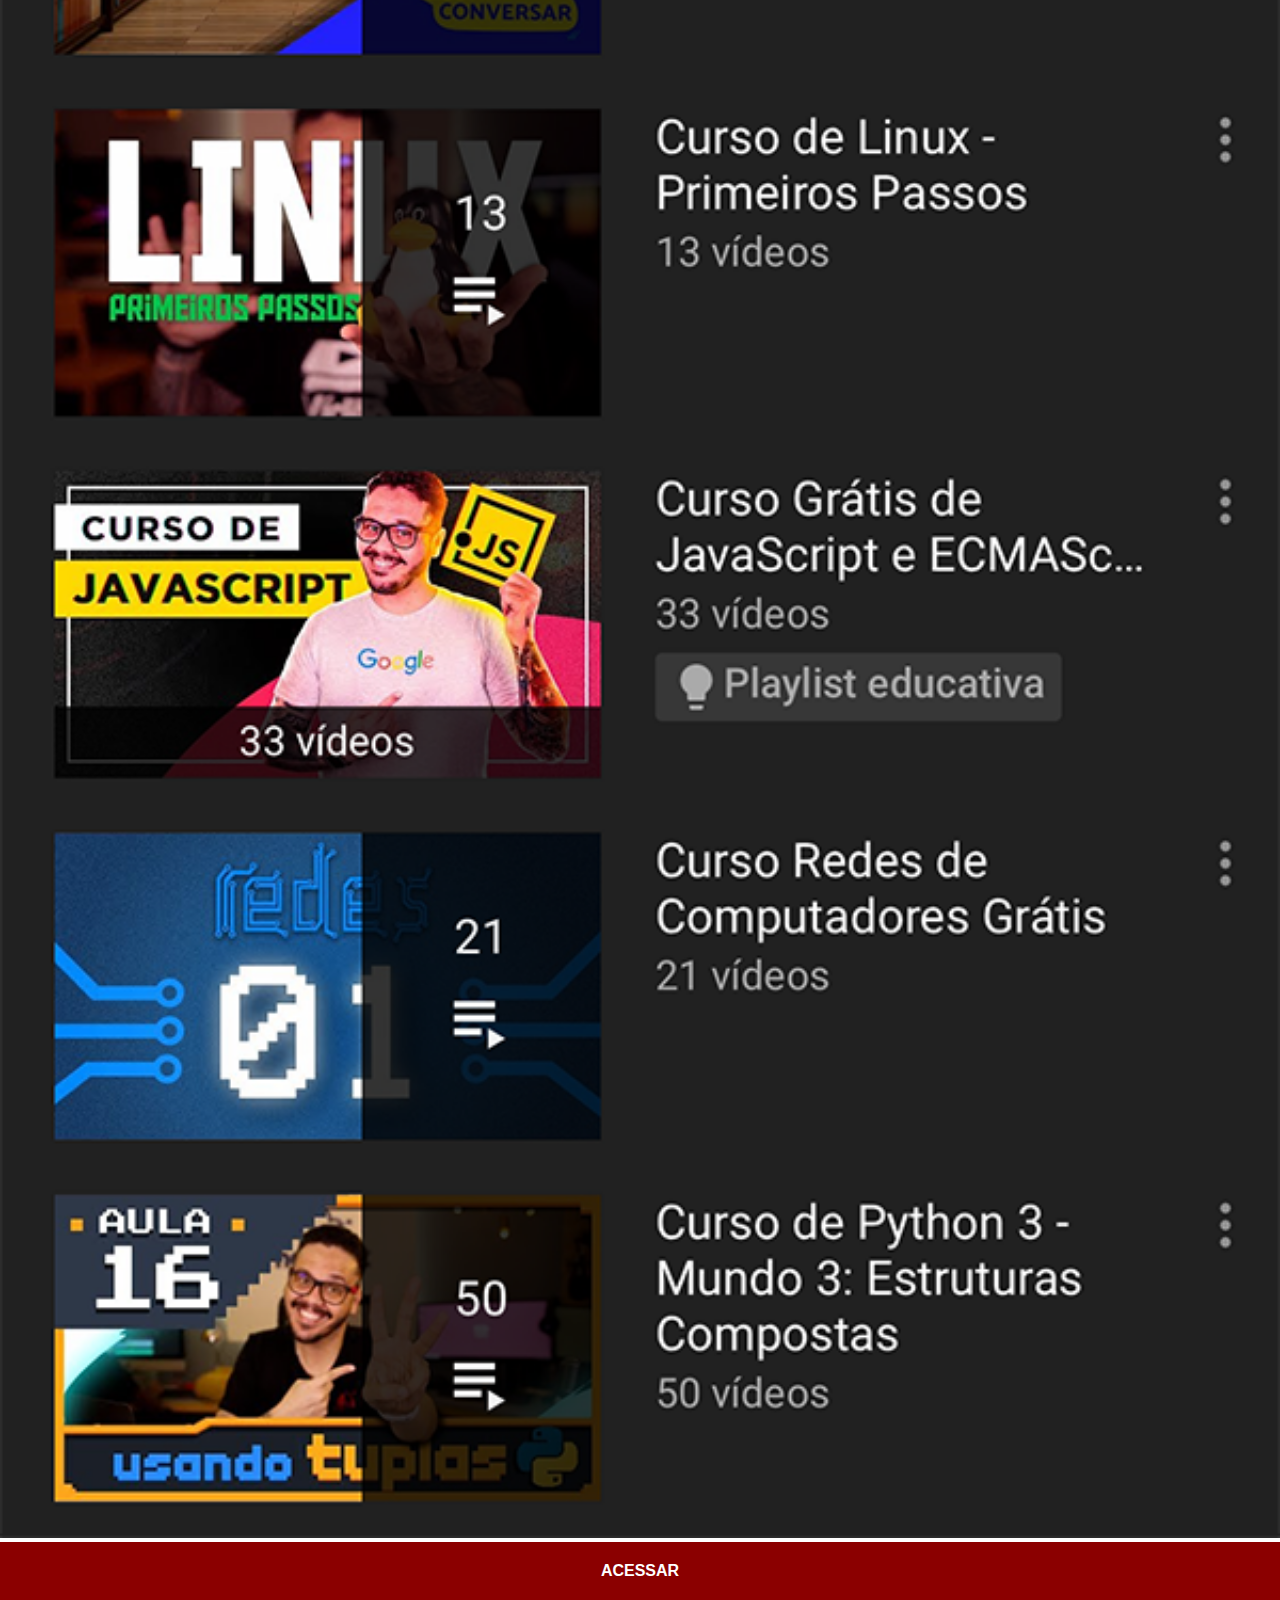
<file: youtube.html>
<!DOCTYPE html>
<html lang="pt-br">
<head>
    <meta charset="UTF-8">
    <meta http-equiv="X-UA-Compatible" content="IE=edge">
    <meta name="viewport" content="width=device-width, initial-scale=1.0">
    <title>Youtube</title>
    <link rel="stylesheet" href="estilos/social.css">
</head>
<body>
    <img src="imagens/tela-youtube.png" alt="print Youtube">
    <a href="https://www.youtube.com/@CursoemVideo/playlists" target="_blank">ACESSAR</a>
</body>
</html>
</file>
<file: estilos/style.css>
@charset "UTF-8";

*{
    padding: 0px;
    margin: 0px;
    font-family: Arial, Helvetica, sans-serif;
}

html, body{
    height: 100vh;
    width: 100vw;
    background-color: black;
}

body{
    background: url('../imagens/fundo-madeira.jpg') no-repeat top center;
    background-size: cover;
    background-attachment: fixed;
}

main{
    position: relative;
    height: 100vh;
}

section#telefone{
    position: absolute;
    top: 50%;
    left: 50%;
    transform: translate(-50%, -50%);

    height: 425px;
    width: 211px;
    background: url('../imagens/frame-iphone2.png') no-repeat;
}

iframe#tela{
    position: relative;
    top: 55px;
    left: 16px;
    width: 180px;
    height: 317px;
}

section#btnsociais{
    text-align: right;
}

section#btnsociais img{
    width: 50px;
    border-radius: 50%;
    margin: 10px;
    box-shadow: 2px 2px 5px black;
    box-sizing: border-box;
}

section#btnsociais img:hover{
    border: 2px solid white;
    transform: translate(-3px, -3px);
    box-shadow: 5px 5px 12px black;
    transition: transform .3s, border 1s;
}
</file>
<file: estilos/social.css>
@charset "UTF-8";

*{
    padding: 0px;
    margin: 0px;
    font-family: Arial, Helvetica, sans-serif;
}

::-webkit-scrollbar{
    width: 0px;
    height: 0px;
}

img{
    width: 100vw;
}

a{
    display: block;
    background-color: darkred;
    color: white;
    padding: 20px;
    text-align: center;
    font-weight: bolder;
    text-decoration: none;
}

a:hover{
    background-color:red;
}
</file>
